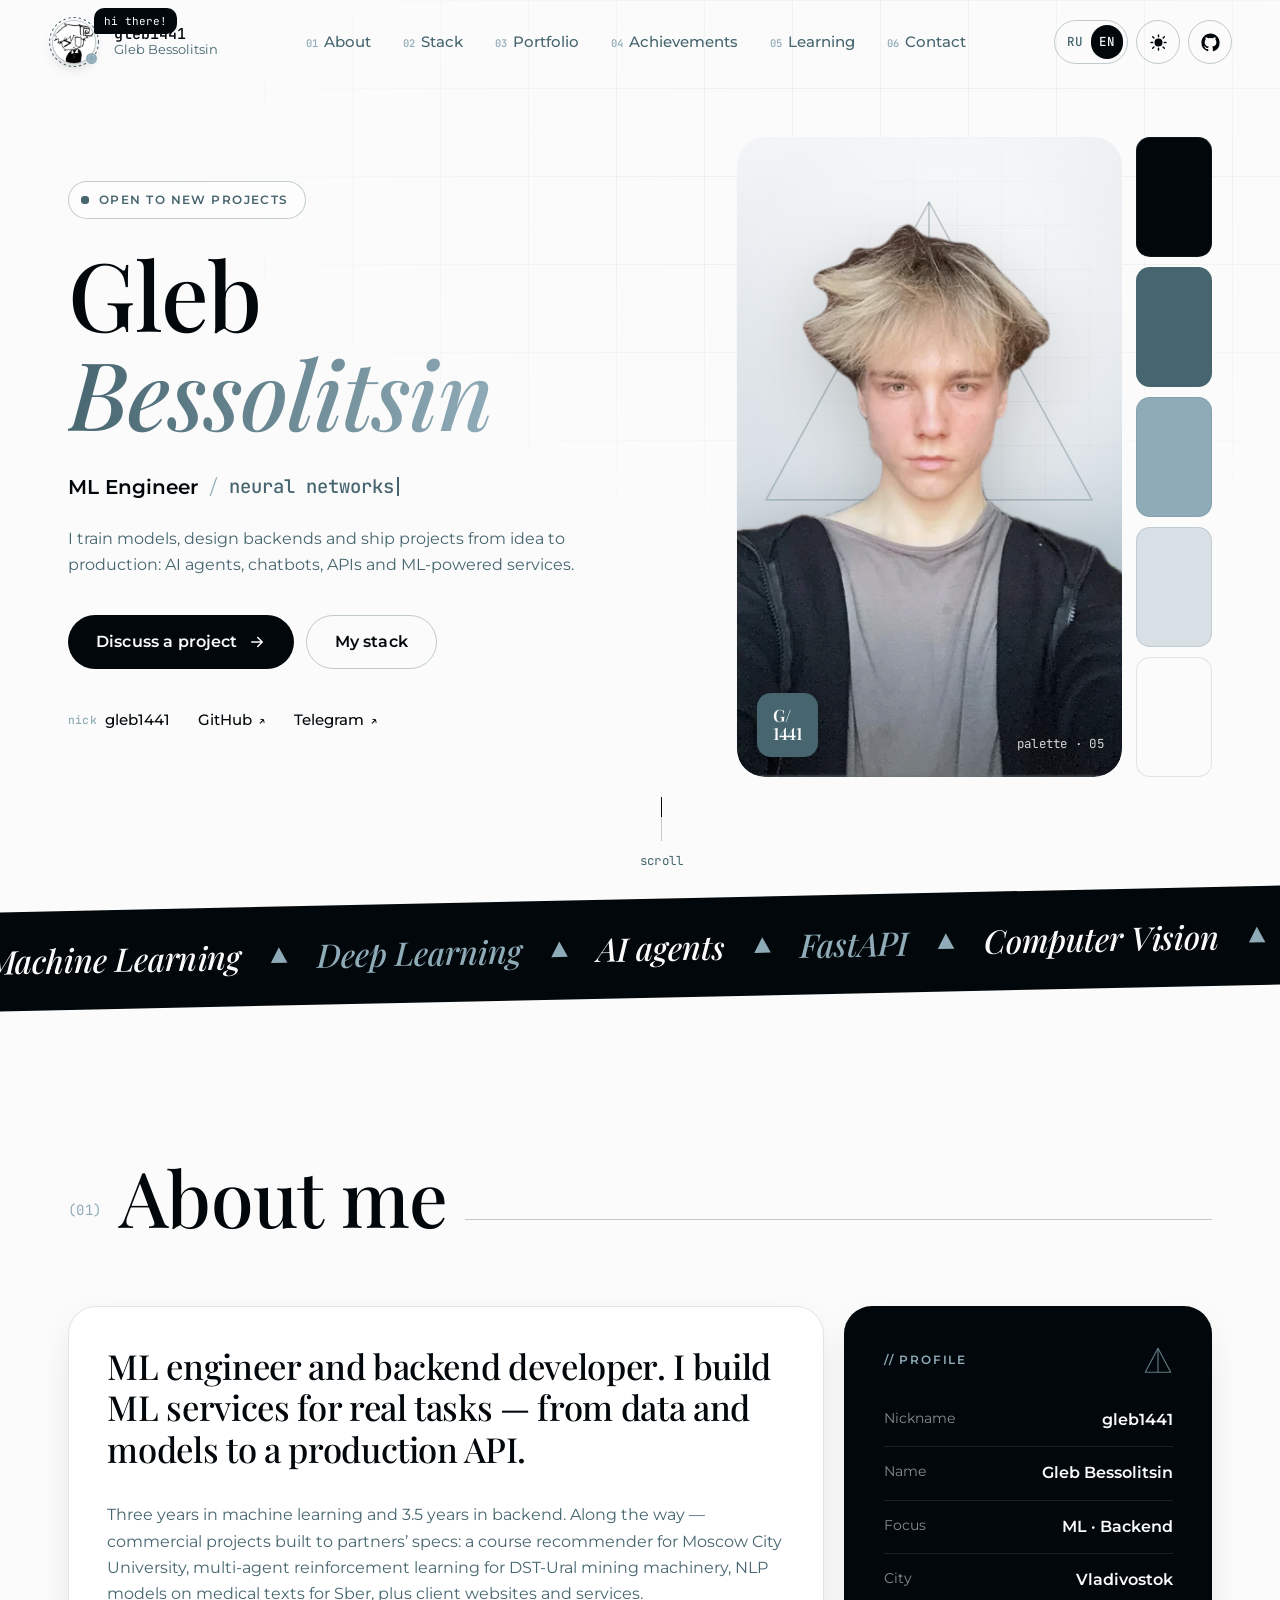
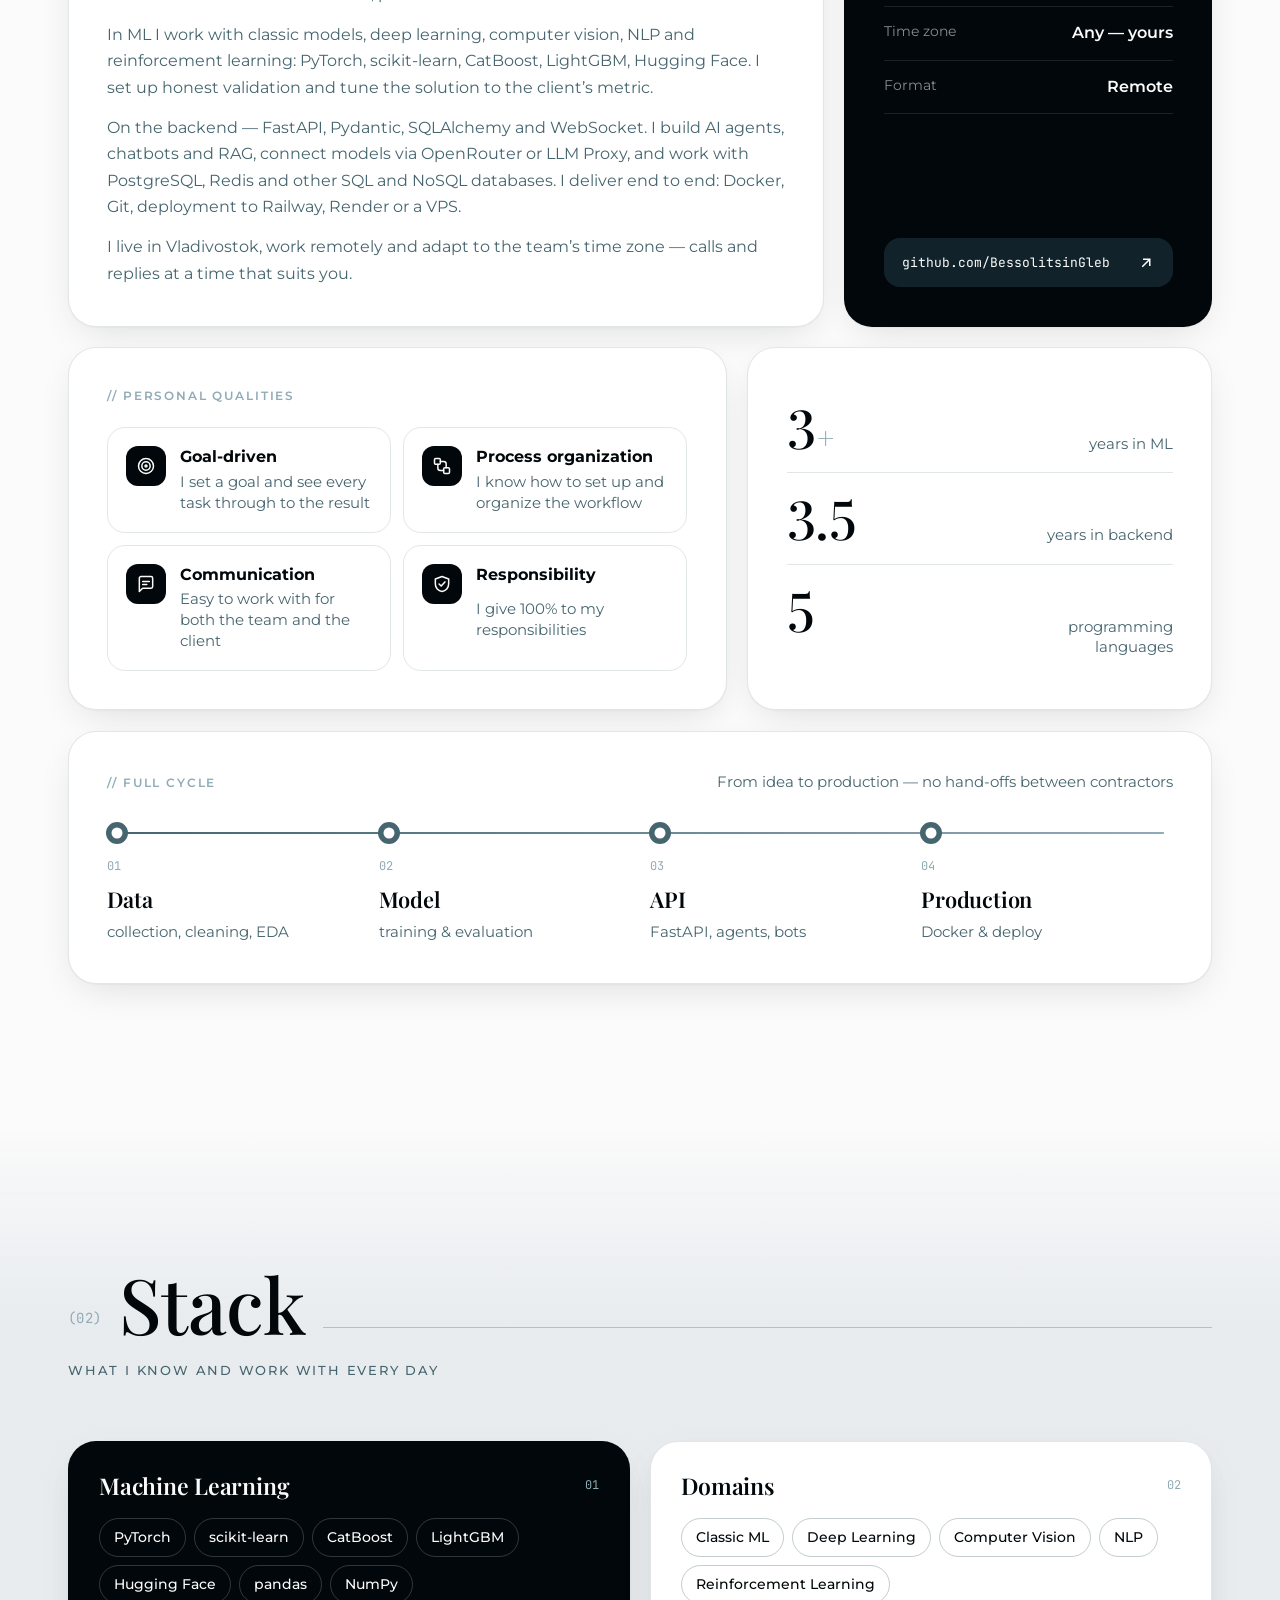
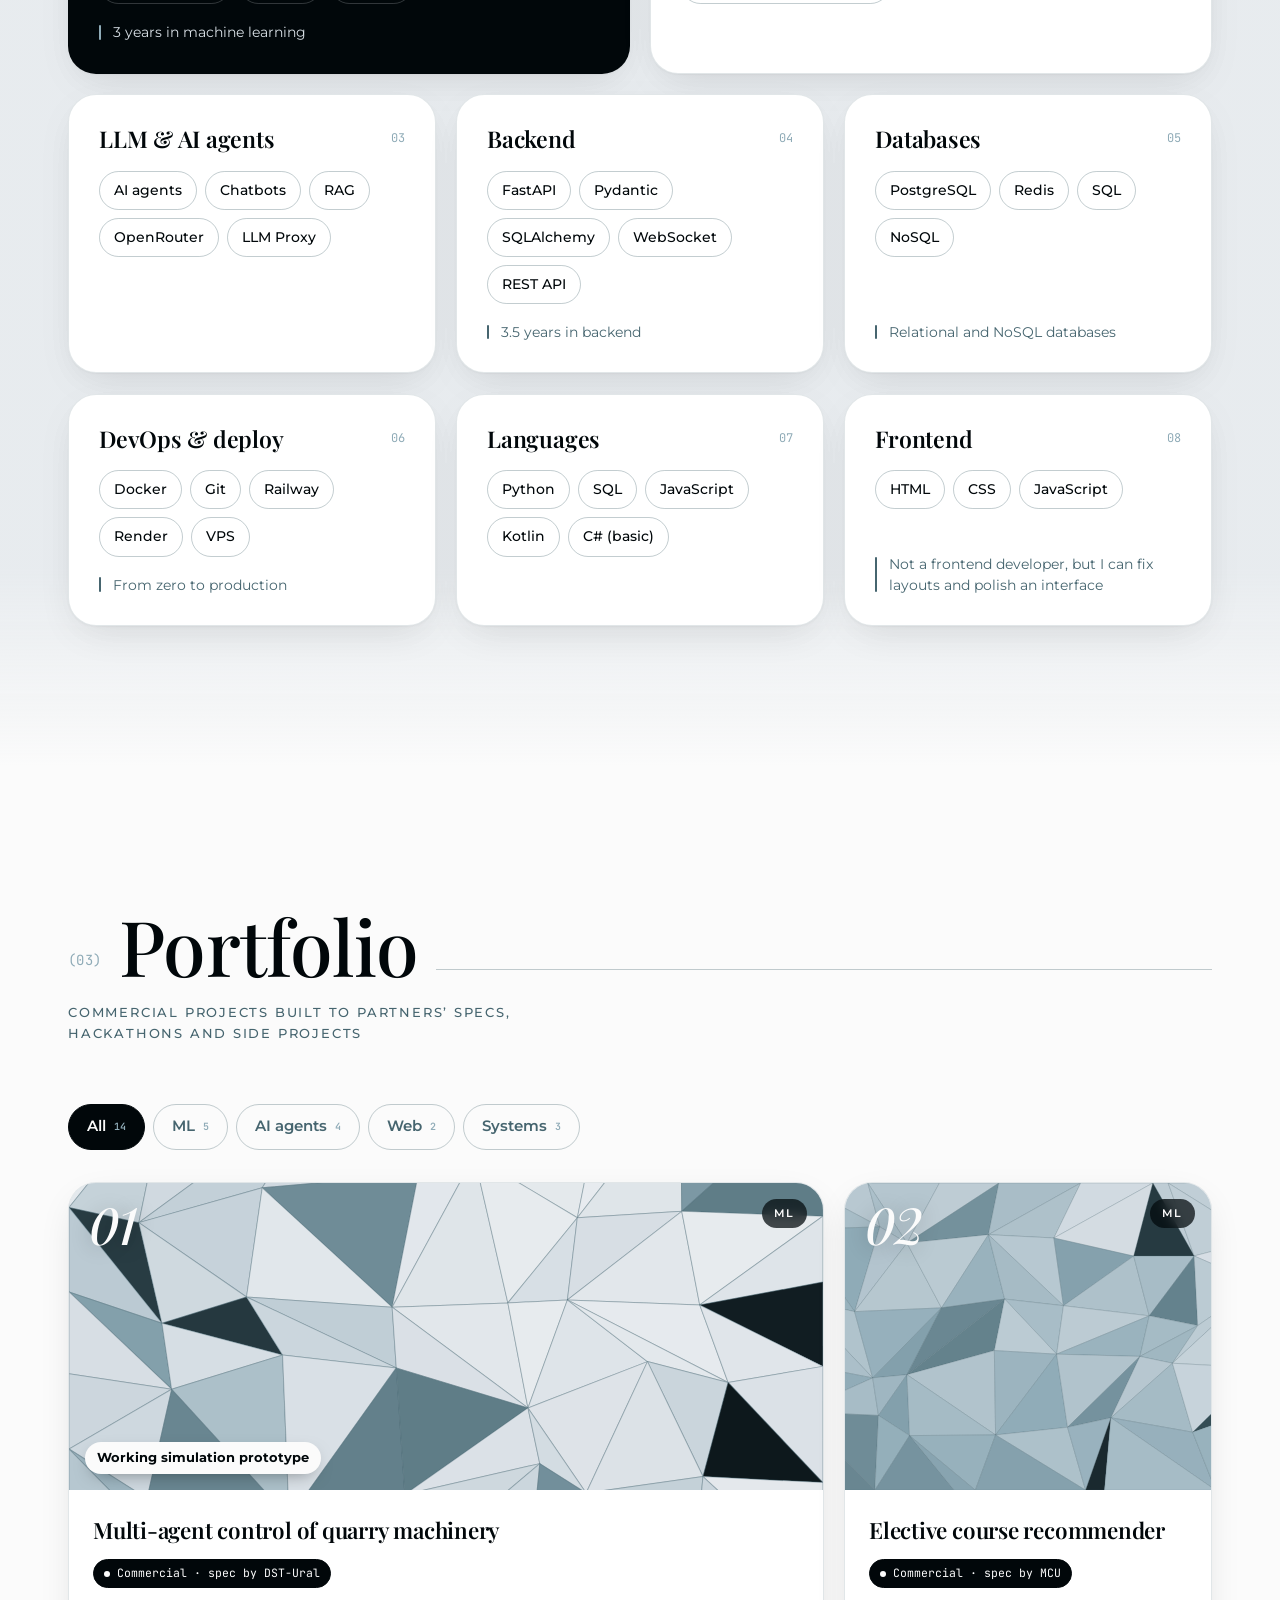
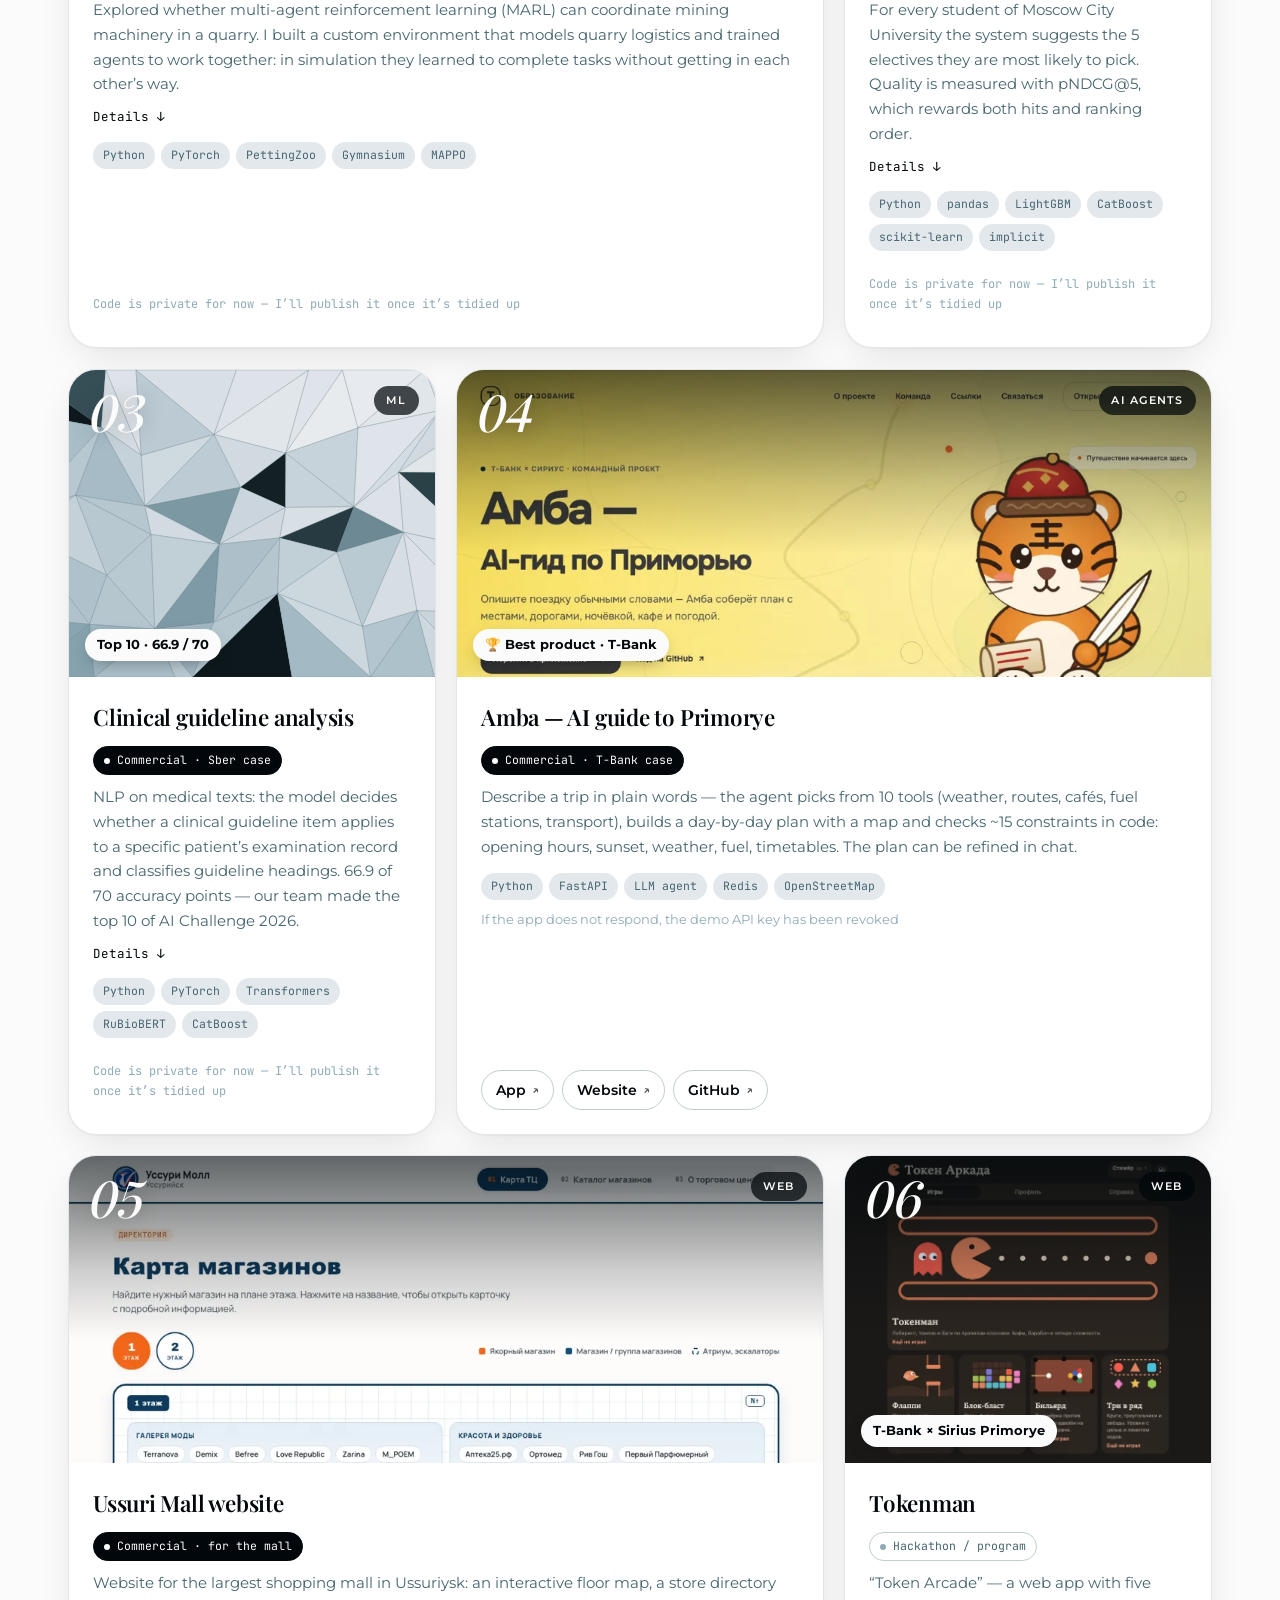
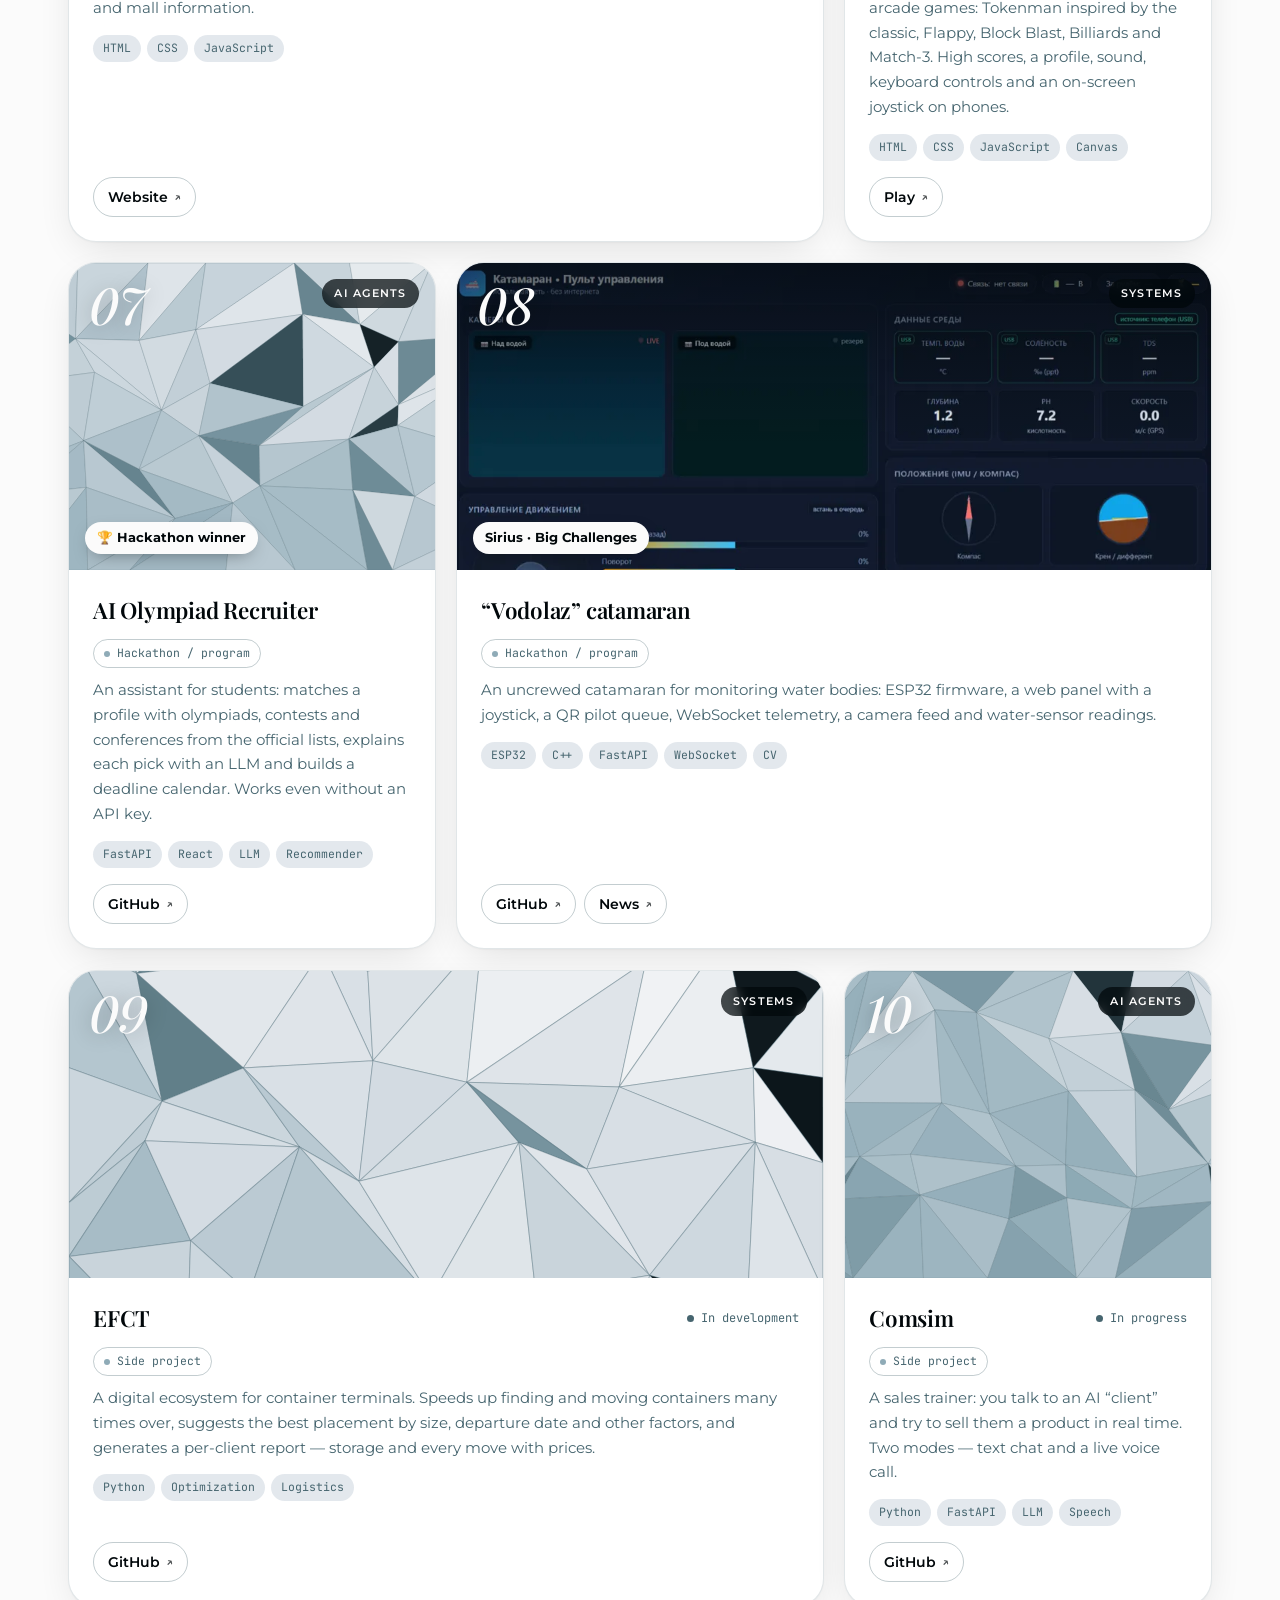
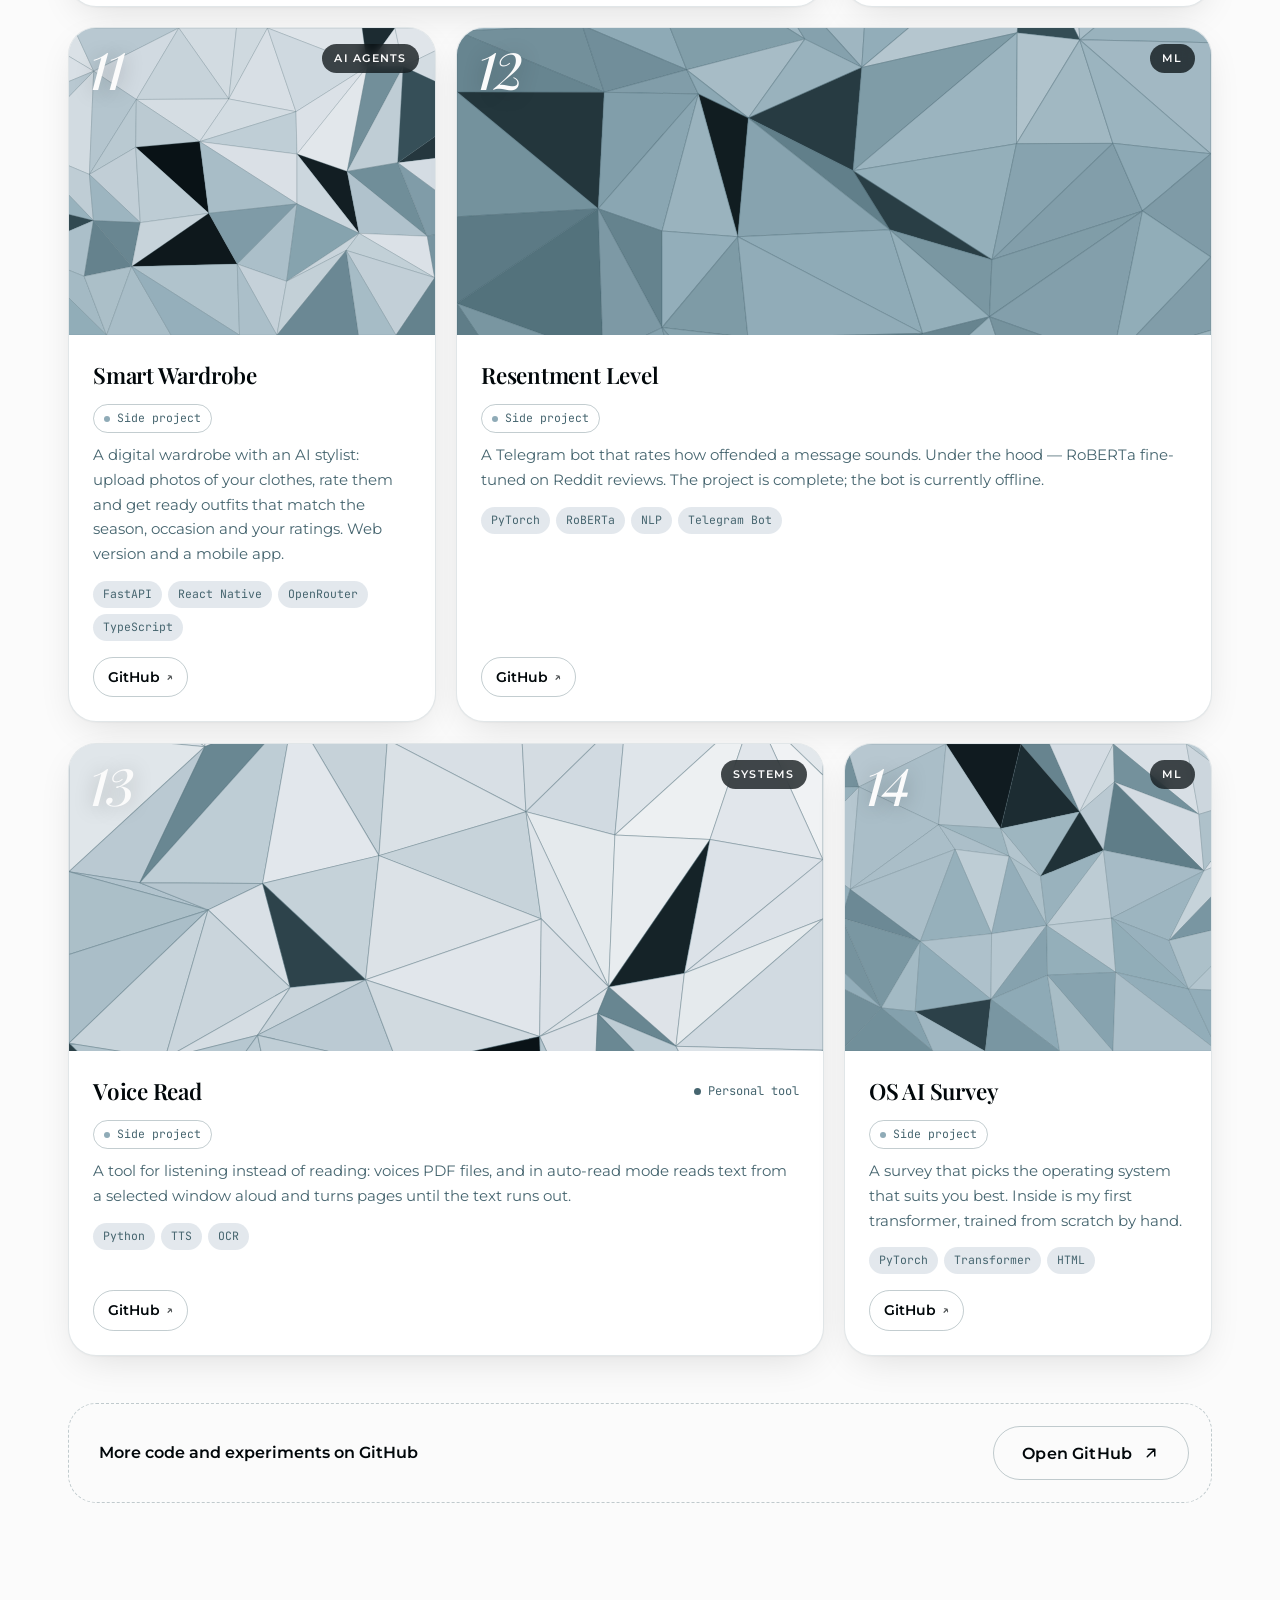
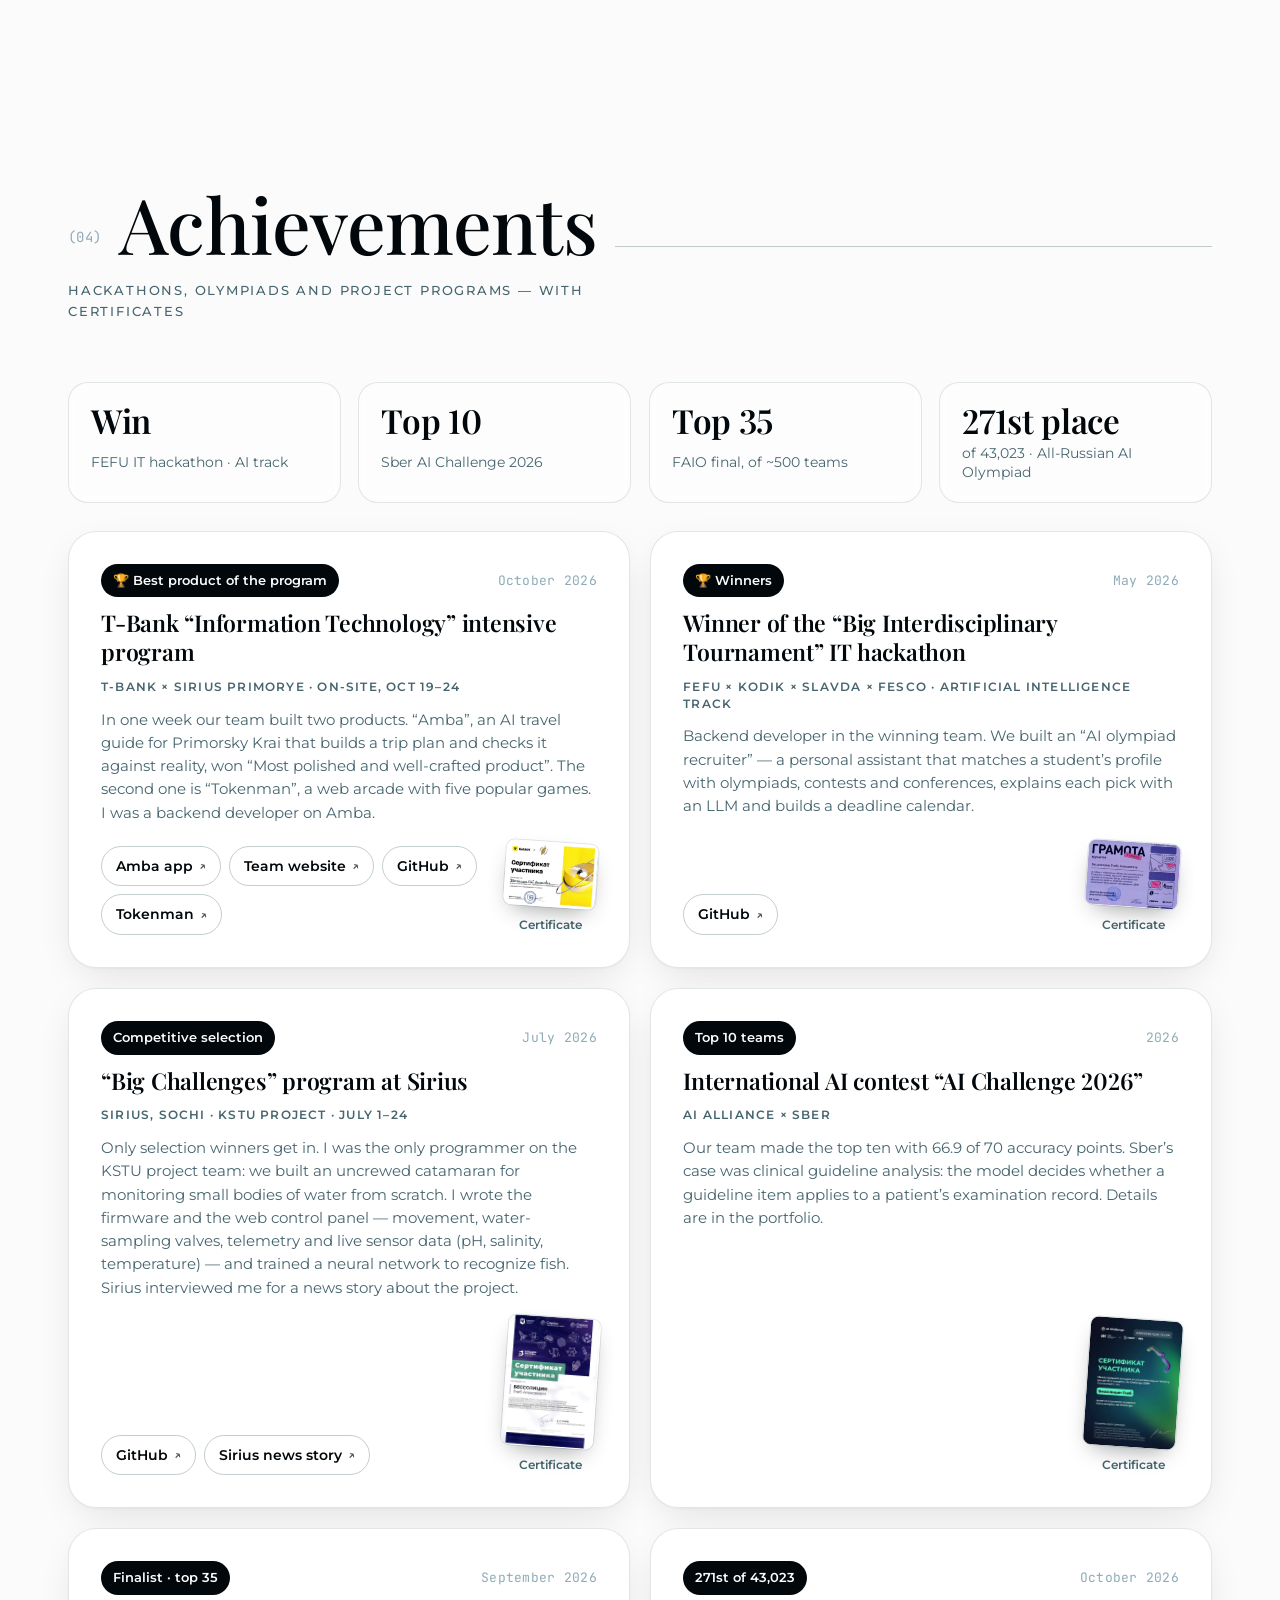
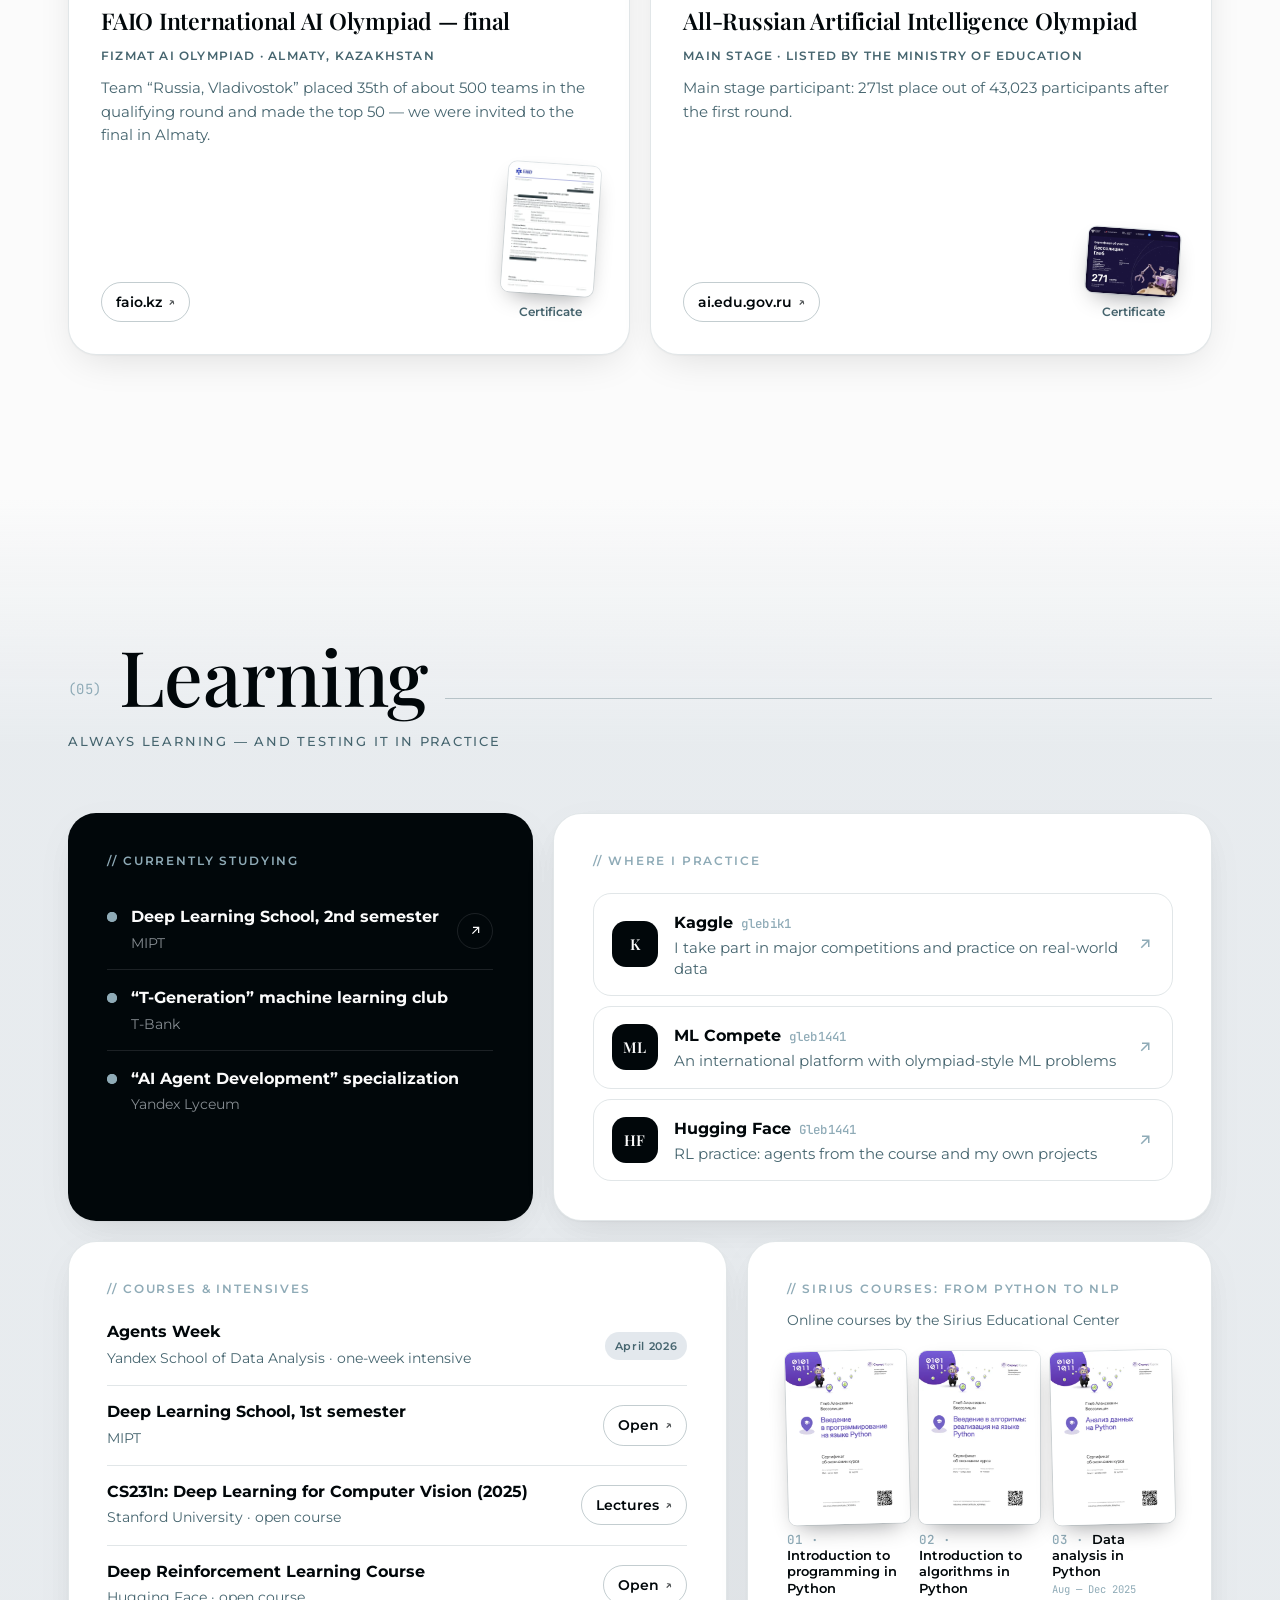
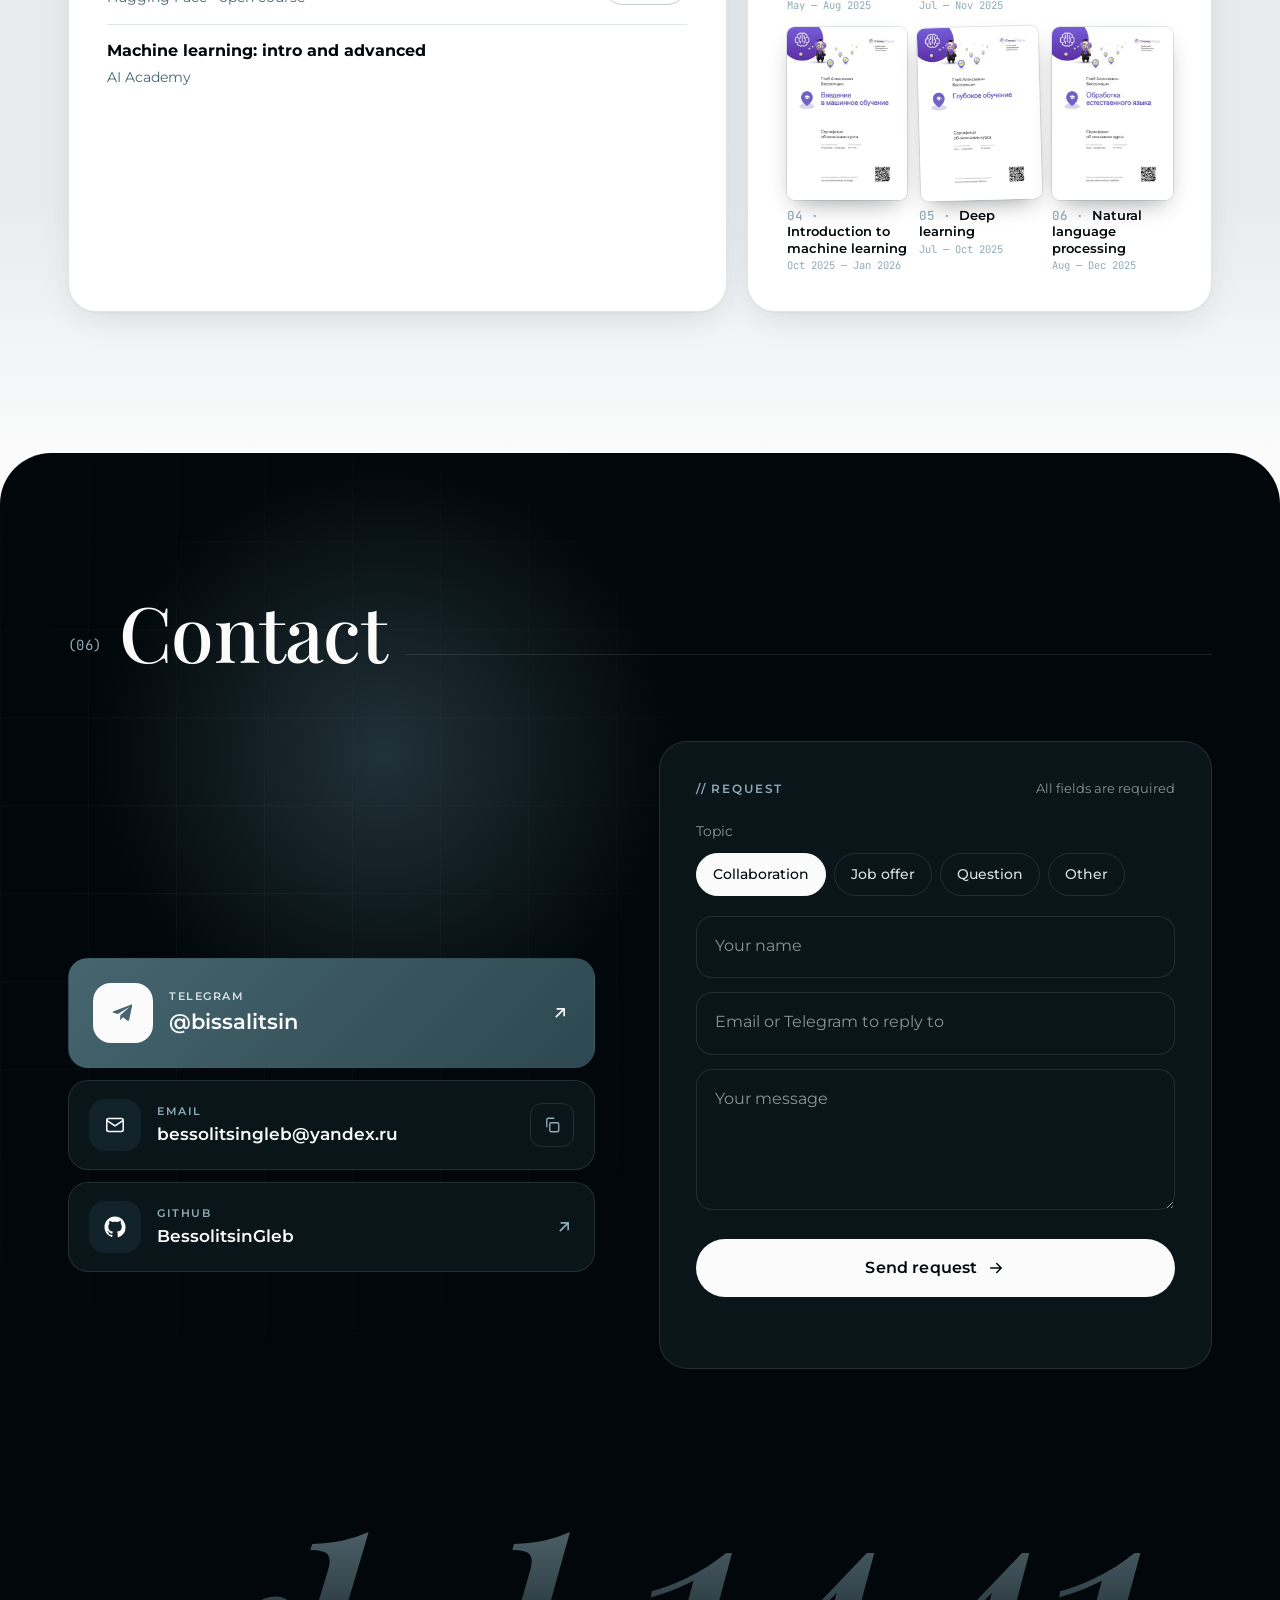
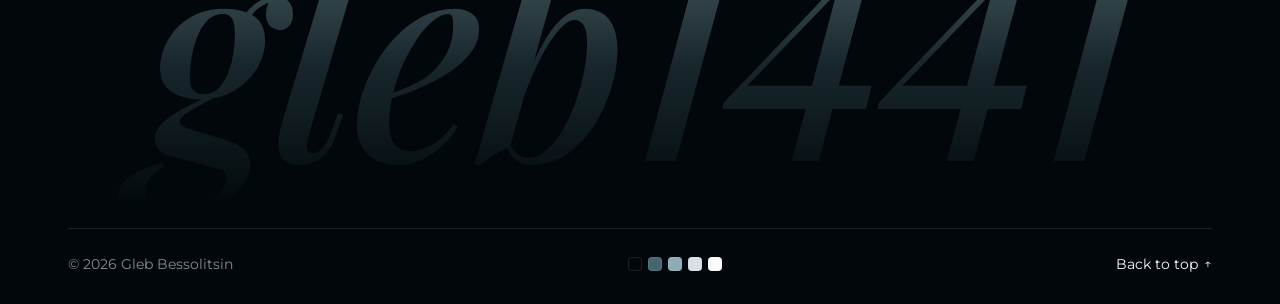
<file: index.html>
<!doctype html>
<html lang="ru" data-theme="light">
<head>
  <meta charset="utf-8">
  <meta name="viewport" content="width=device-width, initial-scale=1, viewport-fit=cover">
  <title>Бессолицин Глеб — ML-инженер · gleb1441</title>
  <meta name="description" content="Бессолицин Глеб (gleb1441) — ML-инженер и бэкенд-разработчик: нейросети, ИИ-агенты, чат-боты, FastAPI. Портфолио, стек и контакты.">
  <meta name="author" content="Бессолицин Глеб">
  <meta name="theme-color" content="#FBFBFB">
  <meta name="color-scheme" content="light dark">

  <link rel="canonical" href="https://bessolitsingleb.github.io/gleb1441/">
  <!-- превью ссылки в Telegram и соцсетях -->
  <meta property="og:type" content="website">
  <meta property="og:site_name" content="gleb1441">
  <meta property="og:locale" content="ru_RU">
  <meta property="og:locale:alternate" content="en_US">
  <meta property="og:url" content="https://bessolitsingleb.github.io/gleb1441/">
  <meta property="og:title" content="Бессолицин Глеб — ML-инженер · gleb1441">
  <meta property="og:description" content="ML-инженер и бэкенд-разработчик: нейросети, ИИ-агенты, чат-боты, FastAPI. Портфолио, достижения и контакты.">
  <meta property="og:image" content="https://bessolitsingleb.github.io/gleb1441/assets/img/og.jpg?v=2">
  <meta property="og:image:width" content="1200">
  <meta property="og:image:height" content="630">
  <meta property="og:image:alt" content="gleb1441 — Бессолицин Глеб, ML-инженер">
  <meta name="twitter:card" content="summary_large_image">
  <meta name="twitter:image" content="https://bessolitsingleb.github.io/gleb1441/assets/img/og.jpg?v=2">

  <link rel="icon" type="image/png" href="assets/img/favicon.png">
  <link rel="apple-touch-icon" href="assets/img/apple-touch-icon.png">

  <link rel="preload" as="image" href="assets/img/portrait.webp?v=16" imagesrcset="assets/img/portrait-620.webp?v=16 582w, assets/img/portrait.webp?v=16 985w" imagesizes="(max-width: 767px) 92vw, (max-width: 1099px) 70vw, 560px">
  <link rel="preconnect" href="https://fonts.googleapis.com">
  <link rel="preconnect" href="https://fonts.gstatic.com" crossorigin>
  <link href="https://fonts.googleapis.com/css2?family=JetBrains+Mono:wght@400;500&family=Montserrat:ital,wght@0,400..700;1,400..500&family=Playfair+Display:ital,wght@0,400..800;1,400..700&display=swap" rel="stylesheet">

  <!-- тема и язык выставляются до отрисовки, чтобы не было «мигания» -->
  <script>
    (function () {
      var d = document.documentElement, t, l;
      try { t = localStorage.getItem('gleb1441:theme'); l = localStorage.getItem('gleb1441:lang'); } catch (e) {}
      if (t !== 'light' && t !== 'dark') t = window.matchMedia('(prefers-color-scheme: dark)').matches ? 'dark' : 'light';
      if (l !== 'ru' && l !== 'en') l = /^ru|^be|^uk|^kk/i.test(navigator.language || 'ru') ? 'ru' : 'en';
      d.setAttribute('data-theme', t);
      // версия сайта: должна совпадать с version.json (см. README)
      window.SITE_VERSION = '16';
      d.lang = l;
      d.classList.add('js');
      // открыт внутри Telegram (Mini App или встроенный браузер)
      if (window.TelegramWebviewProxy || /tgWebApp/.test(location.hash)) {
        d.classList.add('in-telegram');
        var s = document.createElement('script');
        s.src = 'https://telegram.org/js/telegram-web-app.js';
        s.async = true;
        document.head.appendChild(s);
      }
    })();
  </script>
  <!-- ?v=… — версия файлов: увеличьте число после правок, чтобы браузеры сразу подхватили изменения -->
  <link rel="stylesheet" href="assets/css/style.css?v=16">
</head>
<body>

  <!-- Прелоадер -->
  <div class="preloader" id="preloader" aria-hidden="true">
    <div class="preloader__inner">
      <svg class="preloader__mark" viewBox="0 0 100 100">
        <path d="M50 8 L92 84 L8 84 Z" />
        <path d="M50 8 L50 84 M29 46 L71 46" />
      </svg>
      <span class="preloader__nick">gleb1441</span>
    </div>
  </div>

  <div class="progress" id="progress"></div>

  <!-- Шапка -->
  <header class="header" id="header">
    <div class="header__inner">
      <a href="#top" class="brand" data-i18n-attr="aria-label:aria.top" aria-label="gleb1441 — наверх">
        <span class="avatar">
          <svg class="avatar__ring" viewBox="0 0 100 100" aria-hidden="true"><circle cx="50" cy="50" r="47" /></svg>
          <span class="avatar__img"><img src="assets/img/avatar.webp" width="512" height="512" alt="gleb1441"></span>
          <span class="avatar__dot" aria-hidden="true"></span>
          <span class="avatar__bubble" aria-hidden="true" data-i18n="avatar.hi">привет!</span>
        </span>
        <span class="brand__text">
          <span class="brand__nick">gleb1441</span>
          <span class="brand__name" data-text="name">Бессолицин Глеб</span>
        </span>
      </a>

      <nav class="nav" id="nav" data-i18n-attr="aria-label:aria.nav" aria-label="Основная навигация">
        <a href="#about" class="nav__link"><span class="nav__num">01</span><span data-i18n="nav.about">Обо мне</span></a>
        <a href="#stack" class="nav__link"><span class="nav__num">02</span><span data-i18n="nav.stack">Стек</span></a>
        <a href="#portfolio" class="nav__link"><span class="nav__num">03</span><span data-i18n="nav.portfolio">Портфолио</span></a>
        <a href="#achievements" class="nav__link"><span class="nav__num">04</span><span data-i18n="nav.achievements">Достижения</span></a>
        <a href="#learning" class="nav__link"><span class="nav__num">05</span><span data-i18n="nav.learning">Обучение</span></a>
        <a href="#contact" class="nav__link"><span class="nav__num">06</span><span data-i18n="nav.contact">Связаться</span></a>
        <div class="nav__extra">
          <a href="https://github.com/BessolitsinGleb" target="_blank" rel="noopener" data-link="github" class="link-arrow">GitHub</a>
          <a href="#" target="_blank" rel="noopener" data-link="telegram" data-bind="telegram" class="link-arrow">Telegram</a>
        </div>
      </nav>

      <div class="header__actions">
        <button class="lang-btn" type="button" id="langBtn" data-i18n-attr="aria-label:aria.lang" aria-label="Сменить язык">
          <span data-l="ru">RU</span><span data-l="en">EN</span>
        </button>
        <button class="icon-btn theme-btn" type="button" id="themeBtn" data-i18n-attr="aria-label:aria.theme" aria-label="Сменить тему">
          <svg class="theme-btn__sun" viewBox="0 0 24 24" aria-hidden="true"><circle cx="12" cy="12" r="4.2"/><path d="M12 2.5v2.2M12 19.3v2.2M4.6 4.6l1.6 1.6M17.8 17.8l1.6 1.6M2.5 12h2.2M19.3 12h2.2M4.6 19.4l1.6-1.6M17.8 6.2l1.6-1.6"/></svg>
          <svg class="theme-btn__moon" viewBox="0 0 24 24" aria-hidden="true"><path d="M20.5 14.6A8.5 8.5 0 0 1 9.4 3.5a8.5 8.5 0 1 0 11.1 11.1Z"/></svg>
        </button>
        <a class="icon-btn header__gh" href="https://github.com/BessolitsinGleb" target="_blank" rel="noopener" aria-label="GitHub" data-link="github">
          <svg viewBox="0 0 24 24" aria-hidden="true"><path d="M12 .5C5.65.5.5 5.65.5 12a11.5 11.5 0 0 0 7.86 10.92c.58.1.79-.25.79-.56v-2c-3.2.7-3.87-1.37-3.87-1.37-.52-1.33-1.28-1.69-1.28-1.69-1.05-.72.08-.7.08-.7 1.16.08 1.77 1.19 1.77 1.19 1.03 1.77 2.7 1.26 3.36.96.1-.75.4-1.26.73-1.55-2.56-.29-5.25-1.28-5.25-5.68 0-1.26.45-2.28 1.19-3.09-.12-.29-.52-1.46.11-3.05 0 0 .97-.31 3.17 1.18a11 11 0 0 1 5.77 0c2.2-1.49 3.17-1.18 3.17-1.18.63 1.59.23 2.76.11 3.05.74.81 1.19 1.83 1.19 3.09 0 4.41-2.7 5.38-5.26 5.67.41.36.78 1.06.78 2.14v3.17c0 .31.21.67.8.56A11.5 11.5 0 0 0 23.5 12C23.5 5.65 18.35.5 12 .5Z"/></svg>
        </a>
        <a class="btn btn--primary btn--sm magnetic header__cta" href="#contact"><span data-i18n="header.cta">Связаться</span></a>
        <button class="burger" id="burger" type="button" data-i18n-attr="aria-label:aria.menuOpen" aria-label="Открыть меню" aria-expanded="false" aria-controls="nav">
          <span></span><span></span>
        </button>
      </div>
    </div>
  </header>

  <main>
    <!-- ============ HERO ============ -->
    <section class="hero" id="top">
      <div class="container hero__grid">
        <div class="hero__content">
          <p class="eyebrow hero__anim" data-bind="status"><span class="pulse" aria-hidden="true"></span><span data-text="status">Открыт для новых проектов</span></p>

          <h1 class="hero__title">
            <span class="line"><span data-text="nameLine1">Бессолицин</span></span>
            <span class="line line--accent"><span data-text="nameLine2">Глеб</span></span>
          </h1>

          <p class="hero__role hero__anim">
            <span data-text="role">ML-инженер</span><span class="hero__slash">/</span><span class="typed" id="typed"></span>
          </p>

          <p class="hero__lead hero__anim" data-text="tagline"></p>

          <div class="hero__cta hero__anim">
            <a class="btn btn--primary magnetic" href="#contact">
              <span data-i18n="hero.cta1">Обсудить проект</span>
              <svg class="btn__arrow" viewBox="0 0 24 24" aria-hidden="true"><path d="M5 12h14M13 6l6 6-6 6"/></svg>
            </a>
            <a class="btn btn--ghost magnetic" href="#stack"><span data-i18n="hero.cta2">Мой стек</span></a>
          </div>

          <ul class="hero__meta hero__anim">
            <li><span class="mono" data-i18n="hero.nick">ник</span> gleb1441</li>
            <li><a href="https://github.com/BessolitsinGleb" target="_blank" rel="noopener" data-link="github" class="link-arrow">GitHub</a></li>
            <li data-bind="telegram"><a href="#" target="_blank" rel="noopener" data-link="telegram" class="link-arrow">Telegram</a></li>
          </ul>
        </div>

        <div class="hero__visual">
          <div class="facade facade--portrait" id="portrait">
            <svg class="portrait__shape" viewBox="0 0 100 100" aria-hidden="true"><path d="M50 4 96 88H4Z"/><path d="M50 4v84"/></svg>
            <img class="portrait__img" src="assets/img/portrait.webp?v=16"
                 srcset="assets/img/portrait-620.webp?v=16 582w, assets/img/portrait.webp?v=16 985w"
                 sizes="(max-width: 767px) 92vw, (max-width: 1099px) 70vw, 560px"
                 width="985" height="1050" alt="Бессолицин Глеб" data-i18n-attr="alt:hero.photoAlt" fetchpriority="high">
            <div class="facade__tag" aria-hidden="true">
              <span>G/</span>
              <span>1441</span>
            </div>
            <div class="facade__coords mono" aria-hidden="true">palette · 05</div>
          </div>
          <ul class="swatches" aria-hidden="true">
            <li style="--c:#01070A" data-hex="#01070A"><span>#01070A</span></li>
            <li style="--c:#46656F" data-hex="#46656F"><span>#46656F</span></li>
            <li style="--c:#8FABB7" data-hex="#8FABB7"><span>#8FABB7</span></li>
            <li style="--c:#D8DFE5" data-hex="#D8DFE5"><span>#D8DFE5</span></li>
            <li style="--c:#FBFBFB" data-hex="#FBFBFB"><span>#FBFBFB</span></li>
          </ul>
        </div>
      </div>

      <a href="#about" class="scroll-cue hero__anim" data-i18n-attr="aria-label:aria.scroll" aria-label="Прокрутить вниз">
        <span class="scroll-cue__line"></span>
        <span class="mono" data-i18n="hero.scroll">листайте</span>
      </a>
    </section>

    <!-- Бегущая строка -->
    <div class="marquee" aria-hidden="true">
      <div class="marquee__track" id="marquee"></div>
    </div>

    <!-- ============ 01 ОБО МНЕ ============ -->
    <section class="section" id="about">
      <div class="container">
        <header class="section__head reveal">
          <span class="section__num mono">(01)</span>
          <h2 class="section__title" data-i18n="about.title">Обо мне</h2>
          <span class="section__line"></span>
        </header>

        <div class="bento">
          <article class="card card--lead spot reveal">
            <p class="about__lead" data-text="aboutLead"></p>
            <div class="about__text" id="aboutText"></div>
          </article>

          <aside class="card card--feature card--facts spot reveal" data-delay="1">
            <div class="facts__head">
              <span class="mono" data-i18n="about.profile">// профиль</span>
              <svg class="facts__glyph" viewBox="0 0 40 40" aria-hidden="true"><path d="M20 3 37 35H3Z"/><path d="M20 3v32"/></svg>
            </div>
            <dl class="facts" id="facts"></dl>
            <a href="https://github.com/BessolitsinGleb" target="_blank" rel="noopener" class="facts__gh" data-link="github">
              <span>github.com/BessolitsinGleb</span>
              <svg viewBox="0 0 24 24" aria-hidden="true"><path d="M7 17 17 7M8 7h9v9"/></svg>
            </a>
          </aside>

          <article class="card card--qualities spot reveal">
            <h3 class="card__title mono" data-i18n="about.qualities">// личные качества</h3>
            <ul class="qualities" id="qualities"></ul>
          </article>

          <article class="card card--stats spot reveal" data-delay="1">
            <div class="stats" id="stats"></div>
          </article>

          <article class="card card--cycle spot reveal">
            <div class="cycle__head">
              <h3 class="card__title mono" data-i18n="about.cycle">// полный цикл</h3>
              <p class="cycle__lead" data-i18n="about.cycleLead">От идеи до продакшена — без передачи проекта между подрядчиками</p>
            </div>
            <ol class="cycle" id="cycle"></ol>
          </article>
        </div>
      </div>
    </section>

    <!-- ============ 02 СТЕК ============ -->
    <section class="section section--soft" id="stack">
      <div class="container">
        <header class="section__head reveal">
          <span class="section__num mono">(02)</span>
          <h2 class="section__title" data-i18n="stack.title">Стек</h2>
          <span class="section__line"></span>
        </header>
        <p class="section__kicker reveal" data-i18n="stack.kicker">Чем владею и с чем работаю каждый день</p>

        <div class="stack" id="stackGrid"></div>
      </div>
    </section>

    <!-- ============ 03 ПОРТФОЛИО ============ -->
    <section class="section" id="portfolio">
      <div class="container">
        <header class="section__head reveal">
          <span class="section__num mono">(03)</span>
          <h2 class="section__title" data-i18n="portfolio.title">Портфолио</h2>
          <span class="section__line"></span>
        </header>
        <p class="section__kicker reveal" data-i18n="portfolio.kicker">Коммерческие проекты по ТЗ партнёров, хакатоны и пет-проекты</p>

        <div class="filters reveal" id="filters" role="tablist" data-i18n-attr="aria-label:aria.filters" aria-label="Фильтр проектов"></div>
        <div class="projects" id="projects"></div>

        <div class="portfolio__more reveal">
          <p data-i18n="portfolio.more">Больше кода и экспериментов — на GitHub</p>
          <a class="btn btn--ghost magnetic" href="https://github.com/BessolitsinGleb" target="_blank" rel="noopener" data-link="github">
            <span data-i18n="portfolio.openGh">Открыть GitHub</span>
            <svg class="btn__arrow" viewBox="0 0 24 24" aria-hidden="true"><path d="M7 17 17 7M8 7h9v9"/></svg>
          </a>
        </div>
      </div>
    </section>

    <!-- ============ 04 ДОСТИЖЕНИЯ ============ -->
    <section class="section" id="achievements">
      <div class="container">
        <header class="section__head reveal">
          <span class="section__num mono">(04)</span>
          <h2 class="section__title" data-i18n="achievements.title">Достижения</h2>
          <span class="section__line"></span>
        </header>
        <p class="section__kicker reveal" data-i18n="achievements.kicker">Хакатоны, олимпиады и проектные смены — с сертификатами</p>

        <ul class="highlights reveal" id="highlights"></ul>
        <div class="achievements" id="achList"></div>
      </div>
    </section>

    <!-- ============ 05 ОБУЧЕНИЕ ============ -->
    <section class="section section--soft" id="learning">
      <div class="container">
        <header class="section__head reveal">
          <span class="section__num mono">(05)</span>
          <h2 class="section__title" data-i18n="learning.title">Обучение</h2>
          <span class="section__line"></span>
        </header>
        <p class="section__kicker reveal" data-i18n="learning.kicker">Постоянно учусь и проверяю знания на практике</p>

        <div class="learn">
          <article class="card card--feature learn-now spot reveal">
            <h3 class="card__title mono" data-i18n="learning.now">// сейчас изучаю</h3>
            <ul class="learn-now__list" id="learnNow"></ul>
          </article>

          <article class="card learn-practice spot reveal" data-delay="1">
            <h3 class="card__title mono" data-i18n="learning.practice">// где практикуюсь</h3>
            <ul class="practice" id="practice"></ul>
          </article>

          <article class="card learn-courses spot reveal">
            <h3 class="card__title mono" data-i18n="learning.courses">// курсы и интенсивы</h3>
            <ul class="courses" id="courses"></ul>
          </article>

          <article class="card learn-sirius spot reveal" data-delay="1" id="sirius"></article>
        </div>
      </div>
    </section>

    <!-- ============ 06 СВЯЗАТЬСЯ ============ -->
    <section class="contact" id="contact">
      <div class="contact__glow" aria-hidden="true"></div>
      <div class="container">
        <header class="section__head section__head--light reveal">
          <span class="section__num mono">(06)</span>
          <h2 class="section__title" data-i18n="contact.title">Связаться</h2>
          <span class="section__line"></span>
        </header>

        <div class="contact__grid">
          <div class="contact__info">
            <h3 class="contact__title reveal"><span data-i18n="contact.h1">Есть задача?</span> <br><span class="contact__accent" data-i18n="contact.h2">Давайте обсудим.</span></h3>
            <p class="contact__text reveal" data-i18n="contact.text">Напишите в Telegram, на почту или оставьте заявку в форме — отвечу в течение дня.</p>

            <div class="channels">
              <a class="channel channel--tg spot reveal" href="#" target="_blank" rel="noopener" data-link="telegram">
                <span class="channel__icon">
                  <svg viewBox="0 0 24 24" aria-hidden="true"><path d="M21.9 4.3 18.7 19.5c-.24 1.07-.87 1.33-1.76.83l-4.87-3.59-2.35 2.26c-.26.26-.48.48-.98.48l.35-4.96 9.03-8.16c.39-.35-.09-.54-.61-.2L6.36 13.2l-4.8-1.5c-1.05-.33-1.07-1.05.22-1.55L20.5 2.9c.87-.32 1.63.2 1.4 1.4Z"/></svg>
                </span>
                <span class="channel__body">
                  <span class="channel__label mono">Telegram</span>
                  <span class="channel__value" data-text="telegramHandle">@username</span>
                </span>
                <svg class="channel__arrow" viewBox="0 0 24 24" aria-hidden="true"><path d="M7 17 17 7M8 7h9v9"/></svg>
              </a>

              <div class="channel channel--mail spot reveal" data-delay="1">
                <a class="channel__main" href="#" data-link="email">
                  <span class="channel__icon">
                    <svg viewBox="0 0 24 24" aria-hidden="true"><rect x="3" y="5" width="18" height="14" rx="2"/><path d="m3 7 9 6 9-6"/></svg>
                  </span>
                  <span class="channel__body">
                    <span class="channel__label mono" data-i18n="contact.mail">Почта</span>
                    <span class="channel__value" data-text="emailText">почта скоро появится</span>
                  </span>
                </a>
                <button class="copy-btn" type="button" id="copyEmail" data-i18n-attr="aria-label:aria.copyEmail" aria-label="Скопировать почту">
                  <svg viewBox="0 0 24 24" aria-hidden="true"><rect x="9" y="9" width="12" height="12" rx="2"/><path d="M5 15V5a2 2 0 0 1 2-2h8"/></svg>
                </button>
              </div>

              <a class="channel channel--gh spot reveal" data-delay="2" href="https://github.com/BessolitsinGleb" target="_blank" rel="noopener" data-link="github">
                <span class="channel__icon">
                  <svg viewBox="0 0 24 24" aria-hidden="true"><path d="M12 .5C5.65.5.5 5.65.5 12a11.5 11.5 0 0 0 7.86 10.92c.58.1.79-.25.79-.56v-2c-3.2.7-3.87-1.37-3.87-1.37-.52-1.33-1.28-1.69-1.28-1.69-1.05-.72.08-.7.08-.7 1.16.08 1.77 1.19 1.77 1.19 1.03 1.77 2.7 1.26 3.36.96.1-.75.4-1.26.73-1.55-2.56-.29-5.25-1.28-5.25-5.68 0-1.26.45-2.28 1.19-3.09-.12-.29-.52-1.46.11-3.05 0 0 .97-.31 3.17 1.18a11 11 0 0 1 5.77 0c2.2-1.49 3.17-1.18 3.17-1.18.63 1.59.23 2.76.11 3.05.74.81 1.19 1.83 1.19 3.09 0 4.41-2.7 5.38-5.26 5.67.41.36.78 1.06.78 2.14v3.17c0 .31.21.67.8.56A11.5 11.5 0 0 0 23.5 12C23.5 5.65 18.35.5 12 .5Z"/></svg>
                </span>
                <span class="channel__body">
                  <span class="channel__label mono">GitHub</span>
                  <span class="channel__value">BessolitsinGleb</span>
                </span>
                <svg class="channel__arrow" viewBox="0 0 24 24" aria-hidden="true"><path d="M7 17 17 7M8 7h9v9"/></svg>
              </a>
            </div>
          </div>

          <form class="form reveal" id="contactForm" data-delay="1" novalidate>
            <div class="form__head">
              <span class="mono" data-i18n="form.head">// заявка</span>
              <span class="form__hint" data-i18n="form.hint">Все поля обязательны</span>
            </div>

            <fieldset class="topics">
              <legend class="topics__legend" data-i18n="form.topic">Тема</legend>
              <label><input type="radio" name="topic" value="0" checked><span data-i18n="form.topic1">Сотрудничество</span></label>
              <label><input type="radio" name="topic" value="1"><span data-i18n="form.topic2">Предложение работы</span></label>
              <label><input type="radio" name="topic" value="2"><span data-i18n="form.topic3">Вопрос</span></label>
              <label><input type="radio" name="topic" value="3"><span data-i18n="form.topic4">Другое</span></label>
            </fieldset>

            <div class="field">
              <input id="f-name" name="name" type="text" placeholder=" " required autocomplete="name" maxlength="80">
              <label for="f-name" data-i18n="form.name">Как вас зовут</label>
            </div>
            <div class="field">
              <input id="f-contact" name="contact" type="text" placeholder=" " required maxlength="120">
              <label for="f-contact" data-i18n="form.contact">Почта или Telegram для ответа</label>
            </div>
            <div class="field">
              <textarea id="f-message" name="message" rows="4" placeholder=" " required maxlength="3000"></textarea>
              <label for="f-message" data-i18n="form.message">Ваше сообщение</label>
            </div>
            <!-- антиспам: поле скрыто от людей -->
            <input type="text" name="_honey" class="honey" tabindex="-1" autocomplete="off" aria-hidden="true">

            <button class="btn btn--light btn--block magnetic" type="submit" id="formSubmit">
              <span class="btn__label" data-i18n="form.submit">Отправить заявку</span>
              <svg class="btn__arrow" viewBox="0 0 24 24" aria-hidden="true"><path d="M5 12h14M13 6l6 6-6 6"/></svg>
            </button>
            <p class="form__status" id="formStatus" role="status" aria-live="polite"></p>
          </form>
        </div>
      </div>

      <footer class="footer">
        <div class="container">
          <div class="footer__big" aria-hidden="true">gleb1441</div>
          <div class="footer__row">
            <span>© <span id="year">2026</span> <span data-text="name">Бессолицин Глеб</span></span>
            <span class="mono footer__palette">
              <i style="--c:#01070A"></i><i style="--c:#46656F"></i><i style="--c:#8FABB7"></i><i style="--c:#D8DFE5"></i><i style="--c:#FBFBFB"></i>
            </span>
            <a href="#top" class="link-arrow link-arrow--up" data-i18n="footer.top">Наверх</a>
          </div>
        </div>
      </footer>
    </section>
  </main>

  <!-- просмотр сертификатов -->
  <dialog class="viewer" id="viewer" aria-labelledby="viewerTitle">
    <div class="viewer__bar">
      <p class="viewer__title" id="viewerTitle"></p>
      <div class="viewer__actions">
        <a class="viewer__pdf" id="viewerPdf" href="#" target="_blank" rel="noopener" data-i18n="viewer.pdf">Оригинал PDF</a>
        <button class="viewer__btn" type="button" data-viewer="close" data-i18n-attr="aria-label:viewer.close" aria-label="Закрыть">
          <svg viewBox="0 0 24 24" aria-hidden="true"><path d="M6 6l12 12M18 6 6 18"/></svg>
        </button>
      </div>
    </div>
    <figure class="viewer__stage">
      <button class="viewer__nav viewer__nav--prev" type="button" data-viewer="prev" data-i18n-attr="aria-label:viewer.prev" aria-label="Предыдущий">
        <svg viewBox="0 0 24 24" aria-hidden="true"><path d="M15 5l-7 7 7 7"/></svg>
      </button>
      <img id="viewerImg" alt="">
      <button class="viewer__nav viewer__nav--next" type="button" data-viewer="next" data-i18n-attr="aria-label:viewer.next" aria-label="Следующий">
        <svg viewBox="0 0 24 24" aria-hidden="true"><path d="M9 5l7 7-7 7"/></svg>
      </button>
    </figure>
    <p class="viewer__count mono" id="viewerCount"></p>
  </dialog>

  <div class="toast" id="toast" role="status" aria-live="polite"></div>

  <!-- автообновление: если браузер (например, встроенный в Telegram) показал страницу из кэша,
       а на сервере уже новая версия — перезагружаемся на свежую -->
  <script>
    (function () {
      if (!window.fetch || !window.URL) return;
      fetch('version.json?t=' + Date.now(), { cache: 'no-store' })
        .then(function (r) { return r.ok ? r.json() : null; })
        .then(function (d) {
          if (!d || !d.version || String(d.version) === window.SITE_VERSION) return;
          var key = 'gleb1441:reloaded-' + d.version;
          try { if (sessionStorage.getItem(key)) return; sessionStorage.setItem(key, '1'); } catch (e) {}
          var u = new URL(location.href);
          u.searchParams.set('v', d.version);
          location.replace(u.toString());
        })
        .catch(function () {});
    })();
  </script>
  <script src="assets/js/content.js?v=16"></script>
  <script src="assets/js/main.js?v=16"></script>
</body>
</html>
</file>
<file: assets/css/style.css>
/* ==========================================================================
   gleb1441 — визитка
   Палитра: #01070A · #46656F · #8FABB7 · #D8DFE5 · #FBFBFB
   Темы: светлая (по умолчанию) и тёмная — [data-theme="dark"] на <html>
   ========================================================================== */

:root {
  /* палитра */
  --ink: #01070A;
  --slate: #46656F;
  --steel: #8FABB7;
  --mist: #D8DFE5;
  --paper: #FBFBFB;
  --white: #FFFFFF;
  --ink-2: #0A1519;
  --ink-3: #12222A;

  /* семантические токены — светлая тема */
  --bg: var(--paper);
  --bg-soft: rgba(216, 223, 229, .55);
  --surface: var(--white);
  --text: var(--ink);
  --text-2: var(--slate);
  --text-3: var(--steel);
  --accent: var(--slate);
  --line: rgba(70, 101, 111, .16);
  --line-strong: rgba(70, 101, 111, .32);
  --inv-bg: var(--ink);
  --inv-fg: var(--paper);
  --inv-fill: var(--slate);
  --hover-bg: rgba(216, 223, 229, .6);
  --glass: rgba(255, 255, 255, .6);
  --header-bg: rgba(251, 251, 251, .78);
  --grid: rgba(70, 101, 111, .07);
  --tag-bg: rgba(216, 223, 229, .7);
  --feature-bg: var(--ink);
  --feature-2: var(--ink-3);
  --marquee-bg: var(--ink);
  --marquee-fg: var(--paper);
  --marquee-alt: var(--steel);
  --title-grad: linear-gradient(100deg, #46656F 0%, #8FABB7 45%, #46656F 90%);
  --shadow: 0 1px 2px rgba(1, 7, 10, .04), 0 12px 40px -12px rgba(1, 7, 10, .14);
  --shadow-lg: 0 30px 80px -30px rgba(1, 7, 10, .35);
  --facade-filter: none;

  /* блок контактов — всегда тёмный */
  --c-bg: var(--ink);
  --c-card: var(--ink-2);
  --c-card-2: var(--ink-3);
  --c-line: rgba(216, 223, 229, .12);
  --c-muted: rgba(216, 223, 229, .62);

  --font: 'Montserrat', system-ui, -apple-system, 'Segoe UI', sans-serif;
  --font-display: 'Playfair Display', Georgia, 'Times New Roman', serif;
  --font-mono: 'JetBrains Mono', ui-monospace, 'SFMono-Regular', Menlo, monospace;

  --container: 1240px;
  --gutter: clamp(16px, 4vw, 48px);
  --radius: 28px;
  --radius-sm: 16px;
  --header-h: 84px;

  --ease: cubic-bezier(.22, 1, .36, 1);
  --ease-io: cubic-bezier(.65, 0, .35, 1);

  color-scheme: light;
}

/* ---------- Тёмная тема ---------- */
:root[data-theme="dark"] {
  --bg: #050C0F;
  --bg-soft: rgba(18, 34, 42, .55);
  --surface: #0B161B;
  --text: #EEF2F4;
  --text-2: #A9BEC7;
  --text-3: #6F8C97;
  --accent: var(--steel);
  --line: rgba(143, 171, 183, .12);
  --line-strong: rgba(143, 171, 183, .26);
  --inv-bg: var(--paper);
  --inv-fg: var(--ink);
  --inv-fill: var(--steel);
  --hover-bg: rgba(143, 171, 183, .1);
  --glass: rgba(11, 22, 27, .6);
  --header-bg: rgba(5, 12, 15, .72);
  --grid: rgba(143, 171, 183, .05);
  --tag-bg: rgba(143, 171, 183, .12);
  --feature-bg: linear-gradient(160deg, #183440 0%, #0B161B 70%);
  --feature-2: rgba(1, 7, 10, .45);
  --marquee-bg: var(--mist);
  --marquee-fg: var(--ink);
  --marquee-alt: var(--slate);
  --title-grad: linear-gradient(100deg, #8FABB7 0%, #D8DFE5 45%, #8FABB7 90%);
  --shadow: 0 1px 2px rgba(0, 0, 0, .3), 0 12px 40px -12px rgba(0, 0, 0, .6);
  --shadow-lg: 0 30px 80px -30px rgba(0, 0, 0, .8);
  --facade-filter: brightness(.62) contrast(1.06);

  --c-bg: #0B161B;
  --c-card: rgba(1, 7, 10, .5);
  --c-card-2: #142830;

  color-scheme: dark;
}

/* ---------- База ---------- */
*, *::before, *::after { box-sizing: border-box; }
html { scroll-behavior: smooth; -webkit-text-size-adjust: 100%; scroll-padding-top: 72px; }
body {
  margin: 0;
  font-family: var(--font);
  font-size: 17px;
  line-height: 1.6;
  color: var(--text);
  background: var(--bg);
  -webkit-font-smoothing: antialiased;
  text-rendering: optimizeLegibility;
  overflow-x: hidden;
}
body.is-locked { overflow: hidden; }
[hidden] { display: none !important; }
main { overflow-x: clip; }
img, svg, canvas { display: block; max-width: 100%; }
a { color: inherit; text-decoration: none; }
button, input, textarea { font: inherit; color: inherit; }
button { cursor: pointer; background: none; border: 0; padding: 0; }
h1, h2, h3, h4, p, dl, dd, ol, ul { margin: 0; }
ol, ul { list-style: none; padding: 0; }
::selection { background: var(--slate); color: var(--paper); }
:focus-visible { outline: 2px solid var(--accent); outline-offset: 3px; border-radius: 6px; }

/* чертёжная сетка на фоне */
body::before {
  content: '';
  position: fixed;
  inset: 0;
  z-index: -1;
  pointer-events: none;
  background-image:
    linear-gradient(to right, var(--grid) 1px, transparent 1px),
    linear-gradient(to bottom, var(--grid) 1px, transparent 1px);
  background-size: 88px 88px;
  mask-image: radial-gradient(ellipse 80% 60% at 70% 20%, #000 20%, transparent 75%);
  -webkit-mask-image: radial-gradient(ellipse 80% 60% at 70% 20%, #000 20%, transparent 75%);
}

.container { width: 100%; max-width: var(--container); margin: 0 auto; padding: 0 var(--gutter); }
.mono { font-family: var(--font-mono); font-size: .78em; letter-spacing: .02em; }

/* смена темы — круговое раскрытие (View Transitions) */
::view-transition-old(root), ::view-transition-new(root) { animation: none; mix-blend-mode: normal; }
::view-transition-new(root) { z-index: 9999; }
/* запасной вариант без View Transitions */
.theme-fade, .theme-fade *, .theme-fade *::before, .theme-fade *::after {
  transition: background-color .5s ease, color .5s ease, border-color .5s ease, fill .5s ease, stroke .5s ease !important;
}

/* смена языка — мягкое затухание */
main, .nav, .brand__name { transition: opacity .22s ease, transform .22s ease; }
.is-switching main, .is-switching .nav, .is-switching .brand__name { opacity: 0; transform: translateY(6px); }

/* ---------- Прелоадер ---------- */
.preloader {
  position: fixed;
  inset: 0;
  z-index: 200;
  display: grid;
  place-items: center;
  background: var(--ink);
  color: var(--paper);
  transition: clip-path 1s var(--ease-io), visibility 0s 1s;
  clip-path: inset(0 0 0 0);
}
.preloader.is-done { clip-path: inset(0 0 100% 0); visibility: hidden; }
.preloader__inner { display: grid; justify-items: center; gap: 18px; }
.preloader__mark { width: 64px; height: 64px; fill: none; stroke: var(--steel); stroke-width: 2.5; stroke-linejoin: round; }
.preloader__mark path { stroke-dasharray: 300; stroke-dashoffset: 300; animation: draw 1.1s var(--ease) forwards; }
.preloader__mark path + path { stroke: var(--slate); animation-delay: .25s; }
.preloader__nick { font-family: var(--font-mono); font-size: 14px; letter-spacing: .3em; opacity: 0; animation: fadeUp .6s .35s var(--ease) forwards; }
html:not(.js) .preloader { display: none; }

@keyframes draw { to { stroke-dashoffset: 0; } }
@keyframes fadeUp { from { opacity: 0; transform: translateY(10px); } to { opacity: 1; transform: none; } }

/* ---------- Прогресс прокрутки ---------- */
.progress {
  position: fixed;
  top: 0; left: 0; right: 0;
  height: 2px;
  z-index: 120;
  background: linear-gradient(90deg, var(--slate), var(--steel));
  transform-origin: 0 50%;
  transform: scaleX(0);
}

/* ---------- Кнопки ---------- */
.btn {
  --b-bg: var(--inv-bg);
  --b-fg: var(--inv-fg);
  --b-fill: var(--inv-fill);
  position: relative;
  display: inline-flex;
  align-items: center;
  justify-content: center;
  gap: 10px;
  min-height: 54px;
  padding: 0 28px;
  border-radius: 999px;
  background: var(--b-bg);
  color: var(--b-fg);
  font-weight: 600;
  font-size: 15.5px;
  letter-spacing: .01em;
  white-space: nowrap;
  overflow: hidden;
  isolation: isolate;
  transition: color .4s var(--ease), border-color .4s var(--ease), transform .3s var(--ease);
}
.btn::before {
  content: '';
  position: absolute;
  inset: 0;
  z-index: -1;
  border-radius: inherit;
  background: var(--b-fill);
  transform: translateY(101%);
  transition: transform .5s var(--ease);
}
.btn:hover::before { transform: none; }
.btn > * { pointer-events: none; }
.btn__arrow { width: 18px; height: 18px; fill: none; stroke: currentColor; stroke-width: 2; stroke-linecap: round; stroke-linejoin: round; transition: transform .4s var(--ease); }
.btn:hover .btn__arrow { transform: translateX(4px); }
.btn--ghost { --b-bg: transparent; --b-fg: var(--text); --b-fill: var(--inv-bg); border: 1px solid var(--line-strong); }
.btn--ghost:hover { color: var(--inv-fg); border-color: var(--inv-bg); }
.btn--light { --b-bg: var(--paper); --b-fg: var(--ink); --b-fill: var(--steel); }
.btn--sm { min-height: 44px; padding: 0 20px; font-size: 14.5px; }
.btn--block { width: 100%; }
.btn[disabled] { opacity: .6; pointer-events: none; }

.icon-btn {
  position: relative;
  display: grid;
  place-items: center;
  width: 44px;
  height: 44px;
  flex: none;
  border-radius: 50%;
  border: 1px solid var(--line-strong);
  color: var(--text);
  transition: background .3s, color .3s, border-color .3s, transform .3s var(--ease);
}
.icon-btn svg { width: 19px; height: 19px; fill: currentColor; }
.icon-btn:hover { background: var(--inv-bg); color: var(--inv-fg); border-color: var(--inv-bg); transform: rotate(-8deg); }

/* переключатель темы */
.theme-btn { overflow: hidden; }
.theme-btn svg { position: absolute; transition: transform .6s var(--ease), opacity .4s; }
.theme-btn__sun { fill: none !important; stroke: currentColor; stroke-width: 1.8; stroke-linecap: round; }
.theme-btn__sun circle { fill: currentColor; }
.theme-btn__moon { opacity: 0; transform: translateY(120%) rotate(-40deg); }
[data-theme="dark"] .theme-btn__sun { opacity: 0; transform: translateY(-120%) rotate(90deg); }
[data-theme="dark"] .theme-btn__moon { opacity: 1; transform: none; }

/* переключатель языка */
.lang-btn {
  position: relative;
  display: inline-grid;
  grid-template-columns: 1fr 1fr;
  align-items: center;
  height: 44px;
  padding: 4px;
  flex: none;
  border-radius: 999px;
  border: 1px solid var(--line-strong);
  font-family: var(--font-mono);
  font-size: 12.5px;
  font-weight: 500;
  isolation: isolate;
  transition: border-color .3s;
}
.lang-btn::before {
  content: '';
  position: absolute;
  z-index: -1;
  top: 4px; bottom: 4px; left: 4px;
  width: calc(50% - 4px);
  border-radius: 999px;
  background: var(--inv-bg);
  transition: transform .5s var(--ease), background .3s;
}
.lang-btn span { display: grid; place-items: center; min-width: 32px; height: 100%; color: var(--text-2); transition: color .4s; }
html[lang="ru"] .lang-btn [data-l="ru"], html[lang="en"] .lang-btn [data-l="en"] { color: var(--inv-fg); }
html[lang="en"] .lang-btn::before { transform: translateX(100%); }
.lang-btn:hover { border-color: var(--accent); }

.link-arrow { position: relative; display: inline-flex; align-items: center; gap: 6px; }
.link-arrow::after { content: '↗'; font-size: .9em; transition: transform .3s var(--ease); }
.link-arrow--up::after { content: '↑'; }
.link-arrow:hover::after { transform: translate(2px, -2px); }
.link-arrow::before {
  content: '';
  position: absolute;
  left: 0; right: 1.1em; bottom: -2px;
  height: 1px;
  background: currentColor;
  transform: scaleX(0);
  transform-origin: right;
  transition: transform .4s var(--ease);
}
.link-arrow:hover::before { transform: scaleX(1); transform-origin: left; }

/* ---------- Шапка ---------- */
.header {
  position: fixed;
  top: 0; left: 0; right: 0;
  z-index: 100;
  transition: transform .5s var(--ease), background .4s, box-shadow .4s;
}
.header__inner {
  display: flex;
  align-items: center;
  justify-content: space-between;
  gap: 20px;
  height: var(--header-h);
  max-width: calc(var(--container) + 80px);
  margin: 0 auto;
  padding: 0 var(--gutter);
  transition: height .4s var(--ease);
}
.header.is-scrolled {
  background: var(--header-bg);
  backdrop-filter: blur(16px) saturate(140%);
  -webkit-backdrop-filter: blur(16px) saturate(140%);
  box-shadow: 0 1px 0 var(--line);
}
.header.is-scrolled .header__inner { height: 68px; }
.header.is-hidden:not(.is-open) { transform: translateY(-100%); }

/* бренд + аватар */
.brand { display: flex; align-items: center; gap: 14px; position: relative; z-index: 2; min-width: 0; }
.avatar {
  position: relative;
  width: 52px;
  height: 52px;
  flex: none;
  animation: avatarIn 1s .9s var(--ease) both;
}
.avatar__img {
  position: absolute;
  inset: 5px;
  border-radius: 50%;
  overflow: hidden;
  background: var(--white);
  box-shadow: 0 0 0 1px var(--line-strong), 0 6px 16px -6px rgba(1, 7, 10, .35);
  animation: bob 5s ease-in-out infinite;
  transform-origin: 50% 80%;
}
.avatar__img img {
  width: 100%;
  height: 100%;
  object-fit: cover;
  object-position: 50% 50%;
  transform: scale(1.12) translateY(5%);
  transition: transform .6s var(--ease);
}
.avatar__ring {
  position: absolute;
  inset: 0;
  fill: none;
  stroke: var(--accent);
  stroke-width: 2;
  stroke-dasharray: 3 7;
  stroke-linecap: round;
  animation: spin 18s linear infinite;
  transition: stroke .4s;
}
.avatar__dot {
  position: absolute;
  right: 3px;
  bottom: 4px;
  width: 11px;
  height: 11px;
  border-radius: 50%;
  background: var(--steel);
  border: 2px solid var(--bg);
}
.avatar__dot::after {
  content: '';
  position: absolute;
  inset: -2px;
  border-radius: 50%;
  border: 2px solid var(--steel);
  animation: ping 2.4s var(--ease) infinite;
}
.avatar__bubble {
  position: absolute;
  left: calc(100% - 6px);
  top: -8px;
  padding: 4px 10px;
  border-radius: 10px 10px 10px 2px;
  background: var(--inv-bg);
  color: var(--inv-fg);
  font-family: var(--font-mono);
  font-size: 11px;
  white-space: nowrap;
  opacity: 0;
  transform: translate(-6px, 6px) scale(.8);
  transform-origin: 0 100%;
  transition: opacity .3s, transform .4s var(--ease);
  pointer-events: none;
}
.brand:hover .avatar__bubble, .avatar.is-waving .avatar__bubble { opacity: 1; transform: none; }
.brand:hover .avatar__img, .avatar.is-waving .avatar__img, .avatar.is-wobble .avatar__img { animation: wobble .9s var(--ease); }
.brand:hover .avatar__img img { transform: scale(1.22) translateY(5%); }
.brand:hover .avatar__ring { stroke: var(--text); animation-duration: 4s; }

.brand__text { display: grid; line-height: 1.15; min-width: 0; }
.brand__nick { font-family: var(--font-mono); font-weight: 500; font-size: 15px; }
.brand__name { font-size: 12.5px; color: var(--text-2); white-space: nowrap; overflow: hidden; text-overflow: ellipsis; }

@keyframes avatarIn { from { opacity: 0; transform: scale(.4) rotate(-40deg); } to { opacity: 1; transform: none; } }
@keyframes bob { 0%, 100% { transform: translateY(0) rotate(-3deg); } 50% { transform: translateY(-2px) rotate(3deg); } }
@keyframes wobble {
  0% { transform: rotate(0) scale(1); }
  25% { transform: rotate(-12deg) scale(1.06); }
  50% { transform: rotate(9deg) scale(.96); }
  75% { transform: rotate(-4deg) scale(1.02); }
  100% { transform: rotate(0) scale(1); }
}
@keyframes spin { to { transform: rotate(360deg); } }
@keyframes ping { 0% { transform: scale(1); opacity: .9; } 80%, 100% { transform: scale(2.2); opacity: 0; } }

/* навигация */
.nav { display: flex; align-items: center; gap: 4px; }
.nav__link {
  position: relative;
  display: inline-flex;
  align-items: baseline;
  gap: 6px;
  padding: 9px 14px;
  border-radius: 999px;
  font-size: 15px;
  font-weight: 500;
  color: var(--text-2);
  white-space: nowrap;
  transition: color .3s, background .3s;
}
.nav__num { font-family: var(--font-mono); font-size: 10.5px; color: var(--text-3); transition: color .3s; }
.nav__link:hover { color: var(--text); background: var(--hover-bg); }
.nav__link.is-active { color: var(--inv-fg); background: var(--inv-bg); }
.nav__link.is-active .nav__num { color: var(--steel); }
.nav__extra { display: none; }

.header__actions { display: flex; align-items: center; gap: 8px; position: relative; z-index: 2; }

.burger { display: none; position: relative; width: 44px; height: 44px; flex: none; border-radius: 50%; background: var(--inv-bg); }
.burger span {
  position: absolute;
  left: 13px; right: 13px;
  height: 2px;
  border-radius: 2px;
  background: var(--inv-fg);
  transition: transform .45s var(--ease), top .45s var(--ease);
}
.burger span:first-child { top: 17px; }
.burger span:last-child { top: 25px; }
.header.is-open .burger span:first-child { top: 21px; transform: rotate(45deg); }
.header.is-open .burger span:last-child { top: 21px; transform: rotate(-45deg); }

/* ---------- Hero ---------- */
.hero {
  position: relative;
  min-height: 100vh;
  min-height: 100svh;
  display: flex;
  align-items: center;
  padding: calc(var(--header-h) + 40px) 0 110px;
}
.hero__grid {
  display: grid;
  grid-template-columns: minmax(0, 1.12fr) minmax(0, .88fr);
  align-items: center;
  gap: clamp(32px, 5vw, 80px);
}

.eyebrow {
  display: inline-flex;
  align-items: center;
  gap: 10px;
  margin-bottom: 28px;
  padding: 8px 16px 8px 12px;
  border: 1px solid var(--line-strong);
  border-radius: 999px;
  background: var(--glass);
  font-size: 14px;
  font-weight: 500;
  color: var(--text-2);
}
.pulse { position: relative; width: 8px; height: 8px; border-radius: 50%; background: var(--accent); }
.pulse::after { content: ''; position: absolute; inset: 0; border-radius: 50%; background: var(--accent); animation: ping 2s var(--ease) infinite; }

.hero__title {
  font-family: var(--font-display);
  font-weight: 600;
  font-size: min(4.6rem, 5.2vw);
  line-height: 1.02;
  letter-spacing: -.035em;
  margin-bottom: 26px;
}
.hero__title .line { display: block; overflow: hidden; padding-bottom: .06em; }
.hero__title .line > span { display: inline-block; white-space: nowrap; }
.hero__title .line--accent > span {
  color: transparent;
  background: var(--title-grad);
  background-size: 220% 100%;
  -webkit-background-clip: text;
  background-clip: text;
  animation: sheen 7s ease-in-out infinite;
}
@keyframes sheen { 0%, 100% { background-position: 0% 50%; } 50% { background-position: 100% 50%; } }

.hero__role {
  display: flex;
  align-items: center;
  flex-wrap: wrap;
  gap: 0 12px;
  min-height: 1.6em;
  margin-bottom: 22px;
  font-size: clamp(1.05rem, 1.6vw, 1.35rem);
  font-weight: 600;
}
.hero__slash { color: var(--text-3); font-weight: 400; }
.typed { font-family: var(--font-mono); font-weight: 500; color: var(--accent); font-size: .92em; }
.typed::after {
  content: '';
  display: inline-block;
  width: 2px;
  height: 1.05em;
  margin-left: 3px;
  vertical-align: -.15em;
  background: var(--accent);
  animation: caret 1s steps(1) infinite;
}
@keyframes caret { 50% { opacity: 0; } }

.hero__lead { max-width: 540px; margin-bottom: 36px; font-size: clamp(1rem, 1.2vw, 1.12rem); color: var(--text-2); }
.hero__cta { display: flex; flex-wrap: wrap; gap: 12px; margin-bottom: 40px; }
.hero__meta { display: flex; flex-wrap: wrap; gap: 10px 28px; font-size: 14.5px; font-weight: 500; }
.hero__meta li { display: inline-flex; align-items: center; gap: 8px; }
.hero__meta .mono { color: var(--text-3); }

/* визуал: фасад + образцы цвета */
.hero__visual {
  display: grid;
  grid-template-columns: minmax(0, 1fr) 76px;
  gap: 14px;
  height: min(640px, 72vh);
  min-height: 420px;
}
.facade {
  position: relative;
  border-radius: var(--radius);
  overflow: hidden;
  background: var(--mist);
  box-shadow: var(--shadow-lg);
}
.facade canvas { width: 100%; height: 100%; filter: var(--facade-filter); transition: filter .6s; }
.facade::after {
  content: '';
  position: absolute;
  inset: 0;
  pointer-events: none;
  background: linear-gradient(180deg, transparent 60%, rgba(1, 7, 10, .25));
}
.facade__tag {
  position: absolute;
  left: 20px; bottom: 20px;
  z-index: 1;
  display: grid;
  padding: 14px 16px;
  border-radius: 14px;
  background: var(--slate);
  color: var(--paper);
  font-family: var(--font-display);
  font-weight: 600;
  font-size: 15px;
  line-height: 1.05;
  letter-spacing: .02em;
}
.facade__coords {
  position: absolute;
  right: 18px; bottom: 22px;
  z-index: 1;
  color: var(--paper);
  opacity: .85;
}
.swatches { display: grid; grid-template-rows: repeat(5, 1fr); gap: 10px; }
.swatches li {
  position: relative;
  border-radius: 14px;
  background: var(--c);
  box-shadow: inset 0 0 0 1px var(--line);
  cursor: pointer;
  transform-origin: 50% 0;
  transition: transform .5s var(--ease), border-radius .5s var(--ease);
}
.swatches li:hover { transform: scaleX(1.1); border-radius: 10px; }
.swatches span {
  position: absolute;
  right: calc(100% + 10px);
  top: 50%;
  padding: 4px 8px;
  border-radius: 6px;
  background: var(--inv-bg);
  color: var(--inv-fg);
  font-family: var(--font-mono);
  font-size: 11px;
  white-space: nowrap;
  opacity: 0;
  transform: translate(6px, -50%);
  transition: opacity .25s, transform .35s var(--ease);
  pointer-events: none;
}
.swatches li:hover span { opacity: 1; transform: translate(0, -50%); }

.scroll-cue {
  position: absolute;
  left: 50%;
  bottom: 28px;
  display: grid;
  justify-items: center;
  gap: 10px;
  color: var(--text-2);
  transform: translateX(-50%);
}
.scroll-cue__line { position: relative; width: 1px; height: 44px; background: var(--line-strong); overflow: hidden; }
.scroll-cue__line::after {
  content: '';
  position: absolute;
  left: 0; top: 0;
  width: 1px; height: 45%;
  background: var(--text);
  animation: scrollLine 2s var(--ease-io) infinite;
}
@keyframes scrollLine { from { transform: translateY(-100%); } to { transform: translateY(240%); } }

/* анимация появления hero */
.js .hero__title .line > span { transform: translateY(110%); transition: transform 1.2s var(--ease); }
.js .hero__title .line:nth-child(2) > span { transition-delay: .12s; }
.js .hero__anim { opacity: 0; transform: translateY(18px); transition: opacity .9s var(--ease), transform .9s var(--ease); }
.js .hero__visual .facade { clip-path: inset(100% 0 0 0 round var(--radius)); transition: clip-path 1.4s var(--ease-io) .15s; }
.js .swatches li { transform: scaleY(0); transition: transform .9s var(--ease); }
.is-loaded .hero__title .line > span { transform: none; }
.is-loaded .hero__anim { opacity: 1; transform: none; }
.is-loaded .hero__role { transition-delay: .3s; }
.is-loaded .hero__lead { transition-delay: .4s; }
.is-loaded .hero__cta { transition-delay: .5s; }
.is-loaded .hero__meta { transition-delay: .6s; }
.is-loaded .scroll-cue { transition-delay: 1s; }
.is-loaded .hero__visual .facade { clip-path: inset(0 0 0 0 round var(--radius)); }
.is-loaded .swatches li { transform: none; }
.is-loaded .swatches li:hover { transform: scaleX(1.1); }
.is-loaded .swatches li:nth-child(1) { transition-delay: .5s; }
.is-loaded .swatches li:nth-child(2) { transition-delay: .58s; }
.is-loaded .swatches li:nth-child(3) { transition-delay: .66s; }
.is-loaded .swatches li:nth-child(4) { transition-delay: .74s; }
.is-loaded .swatches li:nth-child(5) { transition-delay: .82s; }
.is-loaded.is-settled .swatches li { transition-delay: 0s; transition-duration: .5s; }

/* ---------- Бегущая строка ---------- */
.marquee {
  position: relative;
  overflow: hidden;
  padding: 22px 0;
  background: var(--marquee-bg);
  color: var(--marquee-fg);
  transform: rotate(-1.2deg) scale(1.02);
  margin: 0 0 20px;
}
.marquee__track {
  display: flex;
  width: max-content;
  animation: marquee 44s linear infinite;
}
.marquee:hover .marquee__track { animation-play-state: paused; }
.marquee__item {
  display: inline-flex;
  align-items: center;
  gap: 28px;
  padding-right: 28px;
  font-family: var(--font-display);
  font-weight: 500;
  font-size: clamp(1.1rem, 2.2vw, 1.6rem);
  letter-spacing: -.01em;
  white-space: nowrap;
}
.marquee__item svg { width: 18px; height: 18px; fill: var(--marquee-alt); flex: none; }
.marquee__item:nth-child(even) { color: var(--marquee-alt); }
@keyframes marquee { to { transform: translateX(-50%); } }

/* ---------- Секции ---------- */
.section { position: relative; padding: clamp(84px, 11vw, 150px) 0; }
.section--soft { background: linear-gradient(180deg, transparent 0%, var(--bg-soft) 16%, var(--bg-soft) 84%, transparent 100%); }

.section__head {
  display: grid;
  grid-template-columns: auto auto 1fr;
  align-items: end;
  gap: 18px;
  margin-bottom: clamp(40px, 6vw, 72px);
}
.section__head:has(+ .section__kicker) { margin-bottom: 18px; }
.section__num { color: var(--text-3); font-size: 14px; padding-bottom: .9em; }
.section__title {
  font-family: var(--font-display);
  font-weight: 600;
  font-size: clamp(2.1rem, 5.2vw, 4.2rem);
  line-height: 1;
  letter-spacing: -.035em;
}
.section__line {
  height: 1px;
  margin-bottom: .9em;
  background: var(--line-strong);
  transform-origin: 0 50%;
  transform: scaleX(0);
  transition: transform 1.4s var(--ease) .2s;
}
.section__head.is-visible .section__line { transform: none; }
.section__kicker { max-width: 560px; margin-bottom: clamp(36px, 5vw, 60px); color: var(--text-2); font-size: clamp(1rem, 1.3vw, 1.15rem); }
.section__head--light .section__title { color: var(--paper); }
.section__head--light .section__num { color: var(--steel); }
.section__head--light .section__line { background: var(--c-line); }

/* reveal при прокрутке */
.js .reveal { opacity: 0; transform: translateY(36px); transition: opacity 1s var(--ease), transform 1s var(--ease); }
.js .reveal.is-visible { opacity: 1; transform: none; }
.js .reveal[data-delay="1"] { transition-delay: .1s; }
.js .reveal[data-delay="2"] { transition-delay: .2s; }
.js .reveal[data-delay="3"] { transition-delay: .3s; }

/* ---------- Карточки ---------- */
.card {
  position: relative;
  padding: clamp(24px, 3vw, 40px);
  border-radius: var(--radius);
  background: var(--surface);
  border: 1px solid var(--line);
  box-shadow: var(--shadow);
  overflow: hidden;
  isolation: isolate;
}
.card__title { margin-bottom: 22px; color: var(--text-3); font-weight: 400; font-size: 13px; }
.card--feature { background: var(--feature-bg); color: var(--paper); border-color: transparent; }
[data-theme="dark"] .card--feature { border-color: var(--line-strong); }

/* подсветка за курсором */
.spot::before {
  content: '';
  position: absolute;
  inset: 0;
  z-index: -1;
  opacity: 0;
  background: radial-gradient(420px circle at var(--mx, 50%) var(--my, 50%), rgba(143, 171, 183, .2), transparent 60%);
  transition: opacity .4s;
  pointer-events: none;
}
.spot:hover::before { opacity: 1; }

/* ---------- Обо мне (bento) ---------- */
.bento { display: grid; grid-template-columns: repeat(12, minmax(0, 1fr)); gap: clamp(14px, 1.6vw, 22px); }
.card--lead { grid-column: span 8; display: flex; flex-direction: column; justify-content: space-between; gap: 32px; }
.card--facts { grid-column: span 4; display: flex; flex-direction: column; }
.card--qualities { grid-column: span 7; }
.card--stats { grid-column: span 5; }
.card--cycle { grid-column: 1 / -1; }

.about__lead {
  font-family: var(--font-display);
  font-weight: 500;
  font-size: clamp(1.4rem, 2.4vw, 2.05rem);
  line-height: 1.22;
  letter-spacing: -.025em;
  max-width: 20em;
}
.about__text { display: grid; gap: 14px; max-width: 680px; color: var(--text-2); }

.facts__head { display: flex; justify-content: space-between; align-items: center; margin-bottom: 18px; color: var(--steel); }
.facts__glyph { width: 30px; height: 30px; fill: none; stroke: var(--steel); stroke-width: 1.5; stroke-linejoin: round; opacity: .7; transition: transform 1s var(--ease); }
.card--facts:hover .facts__glyph { transform: rotate(180deg); }
.facts { display: grid; flex: 1; align-content: start; }
.facts > div { display: flex; justify-content: space-between; gap: 16px; padding: 13px 0; border-bottom: 1px solid var(--c-line); }
.facts dt { color: var(--c-muted); font-size: 14px; }
.facts dd { font-weight: 600; text-align: right; }
.facts__gh {
  display: flex;
  align-items: center;
  justify-content: space-between;
  gap: 10px;
  margin-top: 24px;
  padding: 14px 18px;
  border-radius: var(--radius-sm);
  background: var(--feature-2);
  font-family: var(--font-mono);
  font-size: 13px;
  transition: background .3s;
  overflow: hidden;
}
.facts__gh span { overflow: hidden; text-overflow: ellipsis; white-space: nowrap; }
.facts__gh svg { width: 18px; height: 18px; flex: none; fill: none; stroke: currentColor; stroke-width: 2; transition: transform .4s var(--ease); }
.facts__gh:hover { background: var(--slate); }
.facts__gh:hover svg { transform: translate(2px, -2px) rotate(45deg); }

/* личные качества */
.qualities { display: grid; grid-template-columns: repeat(2, minmax(0, 1fr)); gap: 12px; }
.quality {
  position: relative;
  display: grid;
  grid-template-columns: auto 1fr;
  gap: 4px 14px;
  align-items: start;
  padding: 18px;
  border-radius: 18px;
  border: 1px solid var(--line);
  transition: border-color .4s, background .4s, transform .5s var(--ease);
}
.quality:hover { border-color: var(--line-strong); background: var(--hover-bg); transform: translateY(-2px); }
.quality__icon {
  grid-row: span 2;
  display: grid;
  place-items: center;
  width: 40px;
  height: 40px;
  border-radius: 12px;
  background: var(--inv-bg);
  color: var(--inv-fg);
  transition: transform .6s var(--ease);
}
.quality:hover .quality__icon { transform: rotate(-10deg) scale(1.06); }
.quality__icon svg { width: 20px; height: 20px; fill: none; stroke: currentColor; stroke-width: 1.8; stroke-linecap: round; stroke-linejoin: round; }
.quality__title { font-weight: 700; font-size: 15.5px; line-height: 1.3; padding-top: 1px; }
.quality__text { color: var(--text-2); font-size: 14.5px; line-height: 1.45; }

/* цифры */
.stats { display: grid; height: 100%; align-content: center; }
.stat { display: flex; align-items: baseline; justify-content: space-between; gap: 16px; padding: 18px 0; border-bottom: 1px solid var(--line); }
.stat:first-child { padding-top: 0; }
.stat:last-child { border-bottom: 0; padding-bottom: 0; }
.stat__value { font-family: var(--font-display); font-weight: 600; font-size: clamp(2rem, 3.6vw, 3rem); line-height: 1; letter-spacing: -.04em; font-variant-numeric: tabular-nums; white-space: nowrap; }
.stat__value small { font-size: .55em; color: var(--text-3); margin-left: 2px; }
.stat__label { max-width: 12em; text-align: right; color: var(--text-2); font-size: 15px; line-height: 1.35; }

/* полный цикл */
.cycle__head { display: flex; align-items: baseline; justify-content: space-between; flex-wrap: wrap; gap: 6px 24px; margin-bottom: 28px; }
.cycle__head .card__title { margin: 0; }
.cycle__lead { color: var(--text-2); font-size: 15px; }
.cycle { position: relative; display: grid; grid-template-columns: repeat(4, minmax(0, 1fr)); gap: 20px; }
.cycle::before, .cycle::after {
  content: '';
  position: absolute;
  top: 9px;
  left: 9px;
  right: 9px;
  height: 2px;
  border-radius: 2px;
  background: var(--line-strong);
}
.cycle::after {
  background: linear-gradient(90deg, var(--slate), var(--steel));
  transform-origin: 0 50%;
  transform: scaleX(0);
  transition: transform 1.8s var(--ease-io) .3s;
}
.card--cycle.is-visible .cycle::after { transform: none; }
.cycle__step { position: relative; display: grid; gap: 4px; padding-top: 34px; }
.cycle__dot {
  position: absolute;
  left: 0; top: 0;
  z-index: 1;
  width: 20px;
  height: 20px;
  border-radius: 50%;
  background: var(--surface);
  border: 2px solid var(--line-strong);
  transition: background .5s, border-color .5s, transform .6s var(--ease);
  transition-delay: calc(.3s + var(--i, 0) * .45s);
}
.cycle__dot::after { content: ''; position: absolute; inset: 3px; border-radius: 50%; background: var(--surface); }
.card--cycle.is-visible .cycle__dot { background: var(--accent); border-color: var(--accent); transform: scale(1.1); }
.cycle__num { font-family: var(--font-mono); font-size: 12px; color: var(--text-3); }
.cycle__title { font-family: var(--font-display); font-weight: 500; font-size: clamp(1.05rem, 1.5vw, 1.3rem); letter-spacing: -.02em; }
.cycle__text { color: var(--text-2); font-size: 14.5px; }

/* ---------- Стек ---------- */
.stack { display: grid; grid-template-columns: repeat(6, minmax(0, 1fr)); gap: clamp(14px, 1.6vw, 22px); }
.stack-card { grid-column: span 2; display: flex; flex-direction: column; gap: 18px; padding: clamp(22px, 2.4vw, 30px); transition: transform .5s var(--ease), border-color .4s, box-shadow .5s, opacity 1s var(--ease); }
.stack-card:nth-child(1), .stack-card:nth-child(2) { grid-column: span 3; }
.js .stack-card:not(.is-visible) { opacity: 0; transform: translateY(36px); }
.stack-card:nth-child(3n+2) { transition-delay: 0s, 0s, 0s, .08s; }
.stack-card:hover { transform: translateY(-4px); border-color: var(--line-strong); box-shadow: var(--shadow-lg); }
.stack-card__head { display: flex; align-items: center; justify-content: space-between; gap: 12px; }
.stack-card__title { font-family: var(--font-display); font-weight: 500; font-size: clamp(1.1rem, 1.5vw, 1.3rem); letter-spacing: -.02em; line-height: 1.2; }
.stack-card__num { font-family: var(--font-mono); font-size: 12px; color: var(--text-3); }
.stack-card .chips { flex: 1; align-content: flex-start; }
.stack-card__note {
  position: relative;
  padding-left: 14px;
  font-size: 14px;
  line-height: 1.45;
  color: var(--text-2);
}
.stack-card__note::before { content: ''; position: absolute; left: 0; top: .2em; bottom: .2em; width: 2px; border-radius: 2px; background: var(--accent); }
.stack-card.card--feature .stack-card__num { color: var(--steel); }
.stack-card.card--feature .stack-card__note { color: var(--mist); }
.stack-card.card--feature .stack-card__note::before { background: var(--steel); }
.stack-card.card--feature .chip { border-color: rgba(216, 223, 229, .22); color: var(--paper); }
.stack-card.card--feature .chip:hover { background: var(--paper); color: var(--ink); border-color: var(--paper); }

.chips { display: flex; flex-wrap: wrap; gap: 8px; }
.chip {
  padding: 7px 14px;
  border-radius: 999px;
  border: 1px solid var(--line-strong);
  font-size: 14px;
  font-weight: 500;
  transition: background .3s, color .3s, border-color .3s, transform .3s var(--ease), opacity .6s var(--ease);
}
.chip:hover { background: var(--inv-bg); color: var(--inv-fg); border-color: var(--inv-bg); transform: translateY(-2px); }
.js .stack-card .chip { opacity: 0; transform: translateY(10px); transition-delay: calc(.15s + var(--i, 0) * 45ms); }
.js .stack-card.is-visible .chip { opacity: 1; transform: none; }
.js .stack-card.is-visible .chip:hover { transform: translateY(-2px); transition-delay: 0s; }

/* ---------- Портфолио ---------- */
.filters { display: flex; flex-wrap: wrap; gap: 8px; margin-bottom: 32px; }
.filter {
  display: inline-flex;
  align-items: center;
  gap: 8px;
  padding: 10px 18px;
  border-radius: 999px;
  border: 1px solid var(--line-strong);
  font-size: 14.5px;
  font-weight: 600;
  color: var(--text-2);
  transition: background .3s, color .3s, border-color .3s;
}
.filter sup { font-family: var(--font-mono); font-size: 10px; color: var(--text-3); }
.filter:hover { color: var(--text); border-color: var(--accent); }
.filter.is-active { background: var(--inv-bg); border-color: var(--inv-bg); color: var(--inv-fg); }

.projects { display: grid; grid-template-columns: repeat(6, minmax(0, 1fr)); gap: clamp(14px, 1.6vw, 22px); }
.project { grid-column: span 3; }
.project:nth-child(4n+1), .project:nth-child(4n+4) { grid-column: span 4; }
.project:nth-child(4n+2), .project:nth-child(4n+3) { grid-column: span 2; }
.project:only-child, .project:nth-child(4n+1):last-child, .project:nth-child(4n+3):last-child { grid-column: span 6; }

.project__link {
  display: flex;
  flex-direction: column;
  height: 100%;
  border-radius: var(--radius);
  background: var(--surface);
  border: 1px solid var(--line);
  box-shadow: var(--shadow);
  overflow: hidden;
  transform-style: preserve-3d;
  transition: transform .5s var(--ease), box-shadow .5s var(--ease), border-color .5s;
  will-change: transform;
}
.project__link:hover { box-shadow: var(--shadow-lg); border-color: var(--line-strong); }
.project__cover { position: relative; height: clamp(220px, 24vw, 320px); overflow: hidden; background: var(--mist); }
.project__cover img, .project__cover svg { width: 100%; height: 100%; object-fit: cover; transition: transform 1s var(--ease), filter .6s; }
.project__cover svg { filter: var(--facade-filter); }
.project__link:hover .project__cover img, .project__link:hover .project__cover svg { transform: scale(1.06); }
.project__index {
  position: absolute;
  left: 20px; top: 16px;
  font-family: var(--font-display);
  font-weight: 600;
  font-size: clamp(2.4rem, 4vw, 3.6rem);
  line-height: 1;
  color: var(--paper);
  letter-spacing: -.04em;
  text-shadow: 0 2px 20px rgba(1, 7, 10, .25);
}
.project__cat {
  position: absolute;
  right: 16px; top: 16px;
  padding: 6px 12px;
  border-radius: 999px;
  background: rgba(1, 7, 10, .72);
  color: var(--paper);
  font-family: var(--font-mono);
  font-size: 11.5px;
  backdrop-filter: blur(6px);
}
.project__body { display: grid; gap: 10px; flex: 1; align-content: start; padding: 22px 24px 24px; }
.project__top { display: flex; align-items: center; justify-content: space-between; gap: 12px; }
.project__title { font-family: var(--font-display); font-weight: 500; font-size: 1.2rem; letter-spacing: -.02em; }
.project__go {
  display: grid;
  place-items: center;
  flex: none;
  width: 40px;
  height: 40px;
  border-radius: 50%;
  border: 1px solid var(--line-strong);
  transition: background .4s, color .4s, transform .5s var(--ease), border-color .4s;
}
.project__go svg { width: 16px; height: 16px; fill: none; stroke: currentColor; stroke-width: 2; stroke-linecap: round; stroke-linejoin: round; }
.project__link:hover .project__go { background: var(--inv-bg); color: var(--inv-fg); border-color: var(--inv-bg); transform: rotate(45deg); }
.project__desc { color: var(--text-2); font-size: 15px; }
.project__tags { display: flex; flex-wrap: wrap; gap: 6px; margin-top: 4px; }
.project__tags li { padding: 4px 10px; border-radius: 999px; background: var(--tag-bg); font-family: var(--font-mono); font-size: 11.5px; color: var(--text-2); }
.project.is-entering { animation: projectIn .7s var(--ease) both; }
@keyframes projectIn { from { opacity: 0; transform: translateY(24px) scale(.98); } to { opacity: 1; transform: none; } }

.portfolio__more {
  display: flex;
  align-items: center;
  justify-content: space-between;
  flex-wrap: wrap;
  gap: 16px 24px;
  margin-top: clamp(28px, 4vw, 48px);
  padding: 22px 22px 22px 30px;
  border-radius: var(--radius);
  border: 1px dashed var(--line-strong);
}
.portfolio__more p { font-weight: 600; }

/* ---------- Контакты ---------- */
.contact {
  position: relative;
  padding: clamp(84px, 11vw, 140px) 0 0;
  background: var(--c-bg);
  color: var(--paper);
  border-radius: clamp(28px, 4vw, 56px) clamp(28px, 4vw, 56px) 0 0;
  overflow: hidden;
  isolation: isolate;
}
[data-theme="dark"] .contact { box-shadow: inset 0 1px 0 var(--line-strong); }
.contact::before {
  content: '';
  position: absolute;
  inset: 0;
  z-index: -1;
  background-image:
    linear-gradient(to right, rgba(143, 171, 183, .06) 1px, transparent 1px),
    linear-gradient(to bottom, rgba(143, 171, 183, .06) 1px, transparent 1px);
  background-size: 88px 88px;
  mask-image: radial-gradient(ellipse 70% 60% at 20% 30%, #000, transparent 75%);
  -webkit-mask-image: radial-gradient(ellipse 70% 60% at 20% 30%, #000, transparent 75%);
}
.contact__glow {
  position: absolute;
  z-index: -1;
  left: 0; top: 0;
  width: 640px;
  height: 640px;
  margin: -320px 0 0 -320px;
  border-radius: 50%;
  background: radial-gradient(circle, rgba(70, 101, 111, .45), transparent 65%);
  transform: translate(var(--gx, 30vw), var(--gy, 300px));
  transition: transform 1.2s var(--ease);
  pointer-events: none;
}

.contact__grid { display: grid; grid-template-columns: minmax(0, 1fr) minmax(0, 1.05fr); gap: clamp(28px, 5vw, 72px); align-items: start; }
.contact__title {
  margin-bottom: 18px;
  font-family: var(--font-display);
  font-weight: 500;
  font-size: clamp(1.8rem, 3.4vw, 2.8rem);
  line-height: 1.1;
  letter-spacing: -.03em;
}
.contact__accent { color: var(--steel); }
.contact__text { max-width: 440px; margin-bottom: 36px; color: var(--c-muted); }

.channels { display: grid; gap: 12px; }
.channel {
  position: relative;
  display: flex;
  align-items: center;
  gap: 16px;
  padding: 18px 20px;
  border-radius: 20px;
  background: var(--c-card);
  border: 1px solid var(--c-line);
  overflow: hidden;
  isolation: isolate;
  transition: border-color .4s, transform .5s var(--ease), background .4s;
}
.channel:hover { border-color: rgba(143, 171, 183, .4); transform: translateY(-3px); }
.channel.spot::before { background: radial-gradient(300px circle at var(--mx, 50%) var(--my, 50%), rgba(143, 171, 183, .16), transparent 60%); }
.channel__main { display: flex; align-items: center; gap: 16px; flex: 1; min-width: 0; }
.channel__icon {
  display: grid;
  place-items: center;
  flex: none;
  width: 52px;
  height: 52px;
  border-radius: 16px;
  background: var(--c-card-2);
  transition: background .4s, transform .6s var(--ease);
}
.channel__icon svg { width: 22px; height: 22px; fill: var(--paper); }
.channel--mail .channel__icon svg { fill: none; stroke: var(--paper); stroke-width: 1.7; stroke-linejoin: round; }
.channel:hover .channel__icon { transform: rotate(-10deg) scale(1.06); }
.channel__body { display: grid; flex: 1; min-width: 0; }
.channel__label { color: var(--steel); }
.channel__value { font-weight: 600; font-size: 1.08rem; overflow: hidden; text-overflow: ellipsis; white-space: nowrap; }
.channel__arrow { width: 20px; height: 20px; flex: none; fill: none; stroke: var(--steel); stroke-width: 2; transition: transform .4s var(--ease), stroke .4s; }
.channel:hover .channel__arrow { transform: translate(3px, -3px); stroke: var(--paper); }

.channel--tg { padding: 24px; background: linear-gradient(135deg, var(--slate), #2D4850); border-color: transparent; }
.channel--tg .channel__icon { width: 60px; height: 60px; background: var(--paper); border-radius: 18px; }
.channel--tg .channel__icon svg { fill: var(--slate); }
.channel--tg .channel__label { color: var(--mist); }
.channel--tg .channel__value { font-size: 1.3rem; }
.channel--tg .channel__arrow { stroke: var(--paper); }
.channel.is-empty .channel__value { opacity: .6; font-weight: 500; }

.copy-btn {
  display: grid;
  place-items: center;
  flex: none;
  width: 44px;
  height: 44px;
  border-radius: 12px;
  border: 1px solid var(--c-line);
  color: var(--steel);
  transition: background .3s, color .3s, border-color .3s;
}
.copy-btn svg { width: 18px; height: 18px; fill: none; stroke: currentColor; stroke-width: 1.8; }
.copy-btn:hover { background: var(--paper); color: var(--ink); border-color: var(--paper); }

/* форма */
.form {
  display: grid;
  gap: 14px;
  padding: clamp(22px, 3vw, 36px);
  border-radius: var(--radius);
  background: var(--c-card);
  border: 1px solid var(--c-line);
  backdrop-filter: blur(8px);
}
.form__head { display: flex; justify-content: space-between; align-items: center; gap: 12px; margin-bottom: 6px; color: var(--steel); }
.form__hint { font-size: 13px; color: var(--c-muted); }

.topics { display: flex; flex-wrap: wrap; gap: 8px; margin: 0 0 6px; padding: 0; border: 0; min-width: 0; }
.topics__legend { width: 100%; margin-bottom: 10px; padding: 0; font-size: 14px; color: var(--c-muted); }
.topics label { position: relative; cursor: pointer; }
.topics input { position: absolute; opacity: 0; pointer-events: none; }
.topics span {
  display: inline-block;
  padding: 9px 16px;
  border-radius: 999px;
  border: 1px solid var(--c-line);
  font-size: 14px;
  font-weight: 500;
  color: var(--mist);
  transition: background .3s, color .3s, border-color .3s;
}
.topics label:hover span { border-color: rgba(143, 171, 183, .5); }
.topics input:checked + span { background: var(--paper); color: var(--ink); border-color: var(--paper); }
.topics input:focus-visible + span { outline: 2px solid var(--steel); outline-offset: 2px; }

.field { position: relative; }
.field input, .field textarea {
  width: 100%;
  padding: 24px 18px 10px;
  border-radius: var(--radius-sm);
  border: 1px solid var(--c-line);
  background: var(--c-card);
  color: var(--paper);
  font-size: 16px;
  outline: none;
  resize: vertical;
  transition: border-color .3s, background .3s, box-shadow .3s;
}
.field textarea { min-height: 140px; }
.field label {
  position: absolute;
  left: 19px;
  top: 17px;
  color: var(--c-muted);
  font-size: 15.5px;
  pointer-events: none;
  transform-origin: 0 0;
  transition: transform .3s var(--ease), color .3s;
}
.field input:focus, .field textarea:focus { border-color: var(--steel); background: var(--c-card-2); box-shadow: 0 0 0 4px rgba(143, 171, 183, .12); }
.field input:focus + label, .field textarea:focus + label,
.field input:not(:placeholder-shown) + label, .field textarea:not(:placeholder-shown) + label { transform: translateY(-10px) scale(.78); color: var(--steel); }
.field.is-invalid input, .field.is-invalid textarea { border-color: #C98A8A; }
.honey { position: absolute; left: -9999px; width: 1px; height: 1px; opacity: 0; }

.form .btn { margin-top: 6px; min-height: 58px; }
.form__status { min-height: 1.5em; font-size: 14.5px; color: var(--c-muted); }
.form__status.is-ok { color: var(--steel); }
.form__status.is-error { color: #E0A9A9; }
.btn.is-loading .btn__label::after { content: '…'; }
.btn.is-loading .btn__arrow { animation: spin 1s linear infinite; }

/* подвал */
.footer { margin-top: clamp(80px, 10vw, 140px); padding-bottom: 28px; }
.footer__big {
  font-family: var(--font-display);
  font-weight: 700;
  font-size: min(14rem, calc((100vw - 2 * var(--gutter)) / 5.05));
  line-height: .9;
  letter-spacing: -.06em;
  text-align: center;
  white-space: nowrap;
  user-select: none;
  color: transparent;
  background: linear-gradient(180deg, rgba(143, 171, 183, .62) 0%, rgba(70, 101, 111, .35) 55%, rgba(70, 101, 111, .04) 100%);
  -webkit-background-clip: text;
  background-clip: text;
  opacity: 0;
  transform: translateY(40%);
  transition: opacity 1.2s var(--ease), transform 1.4s var(--ease);
}
.footer__big.is-visible { opacity: 1; transform: none; }
html:not(.js) .footer__big { opacity: 1; transform: none; }
.footer__row {
  display: flex;
  align-items: center;
  justify-content: space-between;
  flex-wrap: wrap;
  gap: 14px 24px;
  margin-top: 28px;
  padding-top: 24px;
  border-top: 1px solid var(--c-line);
  font-size: 14px;
  color: var(--c-muted);
}
.footer__row a { color: var(--paper); }
.footer__palette { display: inline-flex; gap: 6px; }
.footer__palette i { width: 14px; height: 14px; border-radius: 4px; background: var(--c); box-shadow: inset 0 0 0 1px rgba(255, 255, 255, .1); }

/* ---------- Тост ---------- */
.toast {
  position: fixed;
  left: 50%;
  bottom: 24px;
  z-index: 150;
  max-width: calc(100vw - 32px);
  padding: 12px 20px;
  border-radius: 999px;
  background: var(--inv-bg);
  color: var(--inv-fg);
  font-size: 14.5px;
  font-weight: 500;
  box-shadow: var(--shadow-lg);
  opacity: 0;
  transform: translate(-50%, 20px);
  transition: opacity .35s, transform .5s var(--ease);
  pointer-events: none;
}
.toast.is-shown { opacity: 1; transform: translate(-50%, 0); }

/* ==========================================================================
   АДАПТИВ
   ≥1100 — компьютер · 768–1099 — планшет · <768 — телефон
   ========================================================================== */

/* --- Большие экраны --- */
@media (min-width: 1600px) {
  :root { --container: 1360px; }
  body { font-size: 18px; }
}

/* --- Ноутбуки / небольшие десктопы --- */
@media (max-width: 1480px) {
  .header__cta { display: none; }
}
@media (max-width: 1240px) {
  .nav__link { padding: 9px 11px; }
  .nav__num { display: none; }
}

/* --- Планшет: альбомная и книжная --- */
@media (max-width: 1099px) {
  :root { --header-h: 76px; }

  /* меню прячется в бургер */
  .burger { display: block; }
  .nav {
    position: fixed;
    inset: 0;
    z-index: 1;
    flex-direction: column;
    align-items: stretch;
    justify-content: center;
    gap: 4px;
    padding: 100px var(--gutter) 40px;
    background: var(--bg);
    opacity: 0;
    visibility: hidden;
    clip-path: circle(0 at calc(100% - 44px) 40px);
    transition: clip-path .8s var(--ease-io), opacity .3s, visibility 0s .8s;
  }
  .header.is-open .nav { opacity: 1; visibility: visible; clip-path: circle(150% at calc(100% - 44px) 40px); transition: clip-path .8s var(--ease-io), opacity .2s, visibility 0s; }
  .nav__link {
    padding: 14px 0;
    border-radius: 0;
    border-bottom: 1px solid var(--line);
    font-family: var(--font-display);
    font-size: clamp(1.7rem, 6vw, 2.6rem);
    font-weight: 500;
    color: var(--text);
    letter-spacing: -.03em;
    gap: 14px;
    opacity: 0;
    transform: translateY(20px);
    transition: opacity .5s var(--ease), transform .6s var(--ease), color .3s;
  }
  .nav__num { display: inline; font-size: 13px; }
  .nav__link:hover, .nav__link.is-active { background: none; color: var(--accent); }
  .nav__link.is-active .nav__num { color: var(--accent); }
  .nav__extra {
    display: flex;
    gap: 24px;
    padding-top: 26px;
    font-weight: 600;
    opacity: 0;
    transition: opacity .5s var(--ease) .1s;
  }
  .header.is-open .nav__link, .header.is-open .nav__extra { opacity: 1; transform: none; }
  .header.is-open .nav__link:nth-child(1) { transition-delay: .2s; }
  .header.is-open .nav__link:nth-child(2) { transition-delay: .25s; }
  .header.is-open .nav__link:nth-child(3) { transition-delay: .3s; }
  .header.is-open .nav__link:nth-child(4) { transition-delay: .35s; }
  .header.is-open .nav__link:nth-child(5) { transition-delay: .4s; }
  .header.is-open .nav__extra { transition-delay: .5s; }
  .header.is-open { background: transparent; box-shadow: none; backdrop-filter: none; -webkit-backdrop-filter: none; }

  /* hero: текст сверху, визуал снизу */
  .hero { min-height: auto; padding-top: calc(var(--header-h) + 48px); padding-bottom: 96px; }
  .hero__grid { grid-template-columns: 1fr; gap: 56px; }
  .hero__title { font-size: min(5.2rem, 9.4vw); }
  .hero__lead { max-width: 600px; }
  .hero__visual { height: auto; min-height: 0; grid-template-columns: 1fr; gap: 12px; }
  .facade { aspect-ratio: 16 / 10; }
  .swatches { grid-template-rows: none; grid-template-columns: repeat(5, 1fr); height: 64px; }
  .swatches li { transform-origin: 0 50%; }
  .js:not(.is-loaded) .swatches li { transform: scaleX(0); }
  .swatches li:hover, .is-loaded .swatches li:hover { transform: scaleY(1.1); }
  .swatches span { right: auto; left: 50%; top: auto; bottom: calc(100% + 8px); transform: translate(-50%, 6px); }
  .swatches li:hover span { transform: translate(-50%, 0); }
  .scroll-cue { display: none; }

  /* bento → 2 колонки */
  .bento { grid-template-columns: repeat(2, minmax(0, 1fr)); }
  .card--lead, .card--qualities, .card--cycle { grid-column: 1 / -1; }
  .card--facts, .card--stats { grid-column: span 1; }
  .card--qualities { order: 3; }
  .card--cycle { order: 4; }

  /* стек → 2 колонки */
  .stack { grid-template-columns: repeat(2, minmax(0, 1fr)); }
  .stack-card, .stack-card:nth-child(n) { grid-column: span 1; }

  /* портфолио → 2 колонки */
  .projects { grid-template-columns: repeat(2, minmax(0, 1fr)); }
  .project, .project:nth-child(n) { grid-column: span 1; }
  .project:only-child, .projects .project:last-child:nth-child(odd) { grid-column: 1 / -1; }

  /* контакты в одну колонку */
  .contact__grid { grid-template-columns: 1fr; }
  .contact__text { max-width: 560px; }
  .channels { grid-template-columns: repeat(2, minmax(0, 1fr)); }
  .channel--tg { grid-column: 1 / -1; }
}

/* --- Телефон --- */
@media (max-width: 767px) {
  :root { --header-h: 68px; --radius: 22px; }
  body { font-size: 16px; }
  html { scroll-padding-top: 64px; }
  body::before { background-size: 56px 56px; }

  .header__inner { gap: 10px; }
  .header.is-scrolled .header__inner { height: 60px; }
  .header__actions { gap: 6px; }
  .header__gh { display: none; }
  .avatar { width: 44px; height: 44px; }
  .avatar__img { inset: 4px; }
  .brand { gap: 10px; }
  .brand__nick { font-size: 14px; }
  .brand__name { font-size: 11.5px; }
  .icon-btn { width: 40px; height: 40px; }
  .lang-btn { height: 40px; padding: 3px; font-size: 11.5px; }
  .lang-btn::before { top: 3px; bottom: 3px; left: 3px; width: calc(50% - 3px); }
  .lang-btn span { min-width: 28px; }
  .burger { width: 40px; height: 40px; }
  .burger span { left: 12px; right: 12px; }
  .burger span:first-child { top: 15px; }
  .burger span:last-child { top: 23px; }
  .header.is-open .burger span:first-child, .header.is-open .burger span:last-child { top: 19px; }
  .avatar__bubble { display: none; }

  .hero { padding-top: calc(var(--header-h) + 32px); padding-bottom: 72px; }
  .hero__grid { gap: 40px; }
  .eyebrow { margin-bottom: 22px; font-size: 13px; }
  .hero__title { font-size: min(3.6rem, 10.8vw); margin-bottom: 20px; }
  .hero__lead { margin-bottom: 28px; }
  .hero__cta { flex-direction: column; margin-bottom: 30px; }
  .hero__cta .btn { width: 100%; }
  .hero__meta { gap: 10px 22px; }
  .facade { aspect-ratio: 4 / 3.4; }
  .facade__tag { left: 14px; bottom: 14px; padding: 11px 13px; font-size: 13px; }
  .facade__coords { right: 14px; bottom: 16px; }
  .swatches { height: 48px; gap: 8px; }
  .swatches li { border-radius: 10px; }
  .swatches span { display: none; }

  .marquee { padding: 16px 0; }
  .marquee__item { gap: 20px; padding-right: 20px; }
  .marquee__item svg { width: 14px; height: 14px; }

  .section__head { grid-template-columns: auto 1fr; gap: 6px 14px; }
  .section__num { grid-column: 1 / -1; padding: 0; }
  .section__line { margin-bottom: .45em; }

  .bento { grid-template-columns: 1fr; }
  .card--lead, .card--facts, .card--qualities, .card--stats, .card--cycle { grid-column: 1 / -1; }
  .card--stats { order: 2; }
  .about__text { font-size: 15.5px; }
  .qualities { grid-template-columns: 1fr; }
  .quality { padding: 16px; }

  .cycle { grid-template-columns: 1fr; gap: 22px; }
  .cycle::before, .cycle::after { top: 9px; bottom: 9px; left: 9px; right: auto; width: 2px; height: auto; }
  .cycle::after { transform-origin: 50% 0; transform: scaleY(0); }
  .card--cycle.is-visible .cycle::after { transform: none; }
  .cycle__step { padding: 0 0 0 38px; }

  .stack { grid-template-columns: 1fr; }

  .filters { flex-wrap: nowrap; overflow-x: auto; margin: 0 calc(var(--gutter) * -1) 24px; padding: 0 var(--gutter) 4px; scrollbar-width: none; }
  .filters::-webkit-scrollbar { display: none; }
  .filter { flex: none; }
  .projects { grid-template-columns: 1fr; }
  .project, .project:nth-child(n), .projects .project:last-child:nth-child(odd) { grid-column: 1 / -1; }
  .project__cover { height: 210px; }
  .project__body { padding: 18px 20px 22px; }
  .portfolio__more { flex-direction: column; align-items: stretch; text-align: center; padding: 22px; }

  .contact__title { font-size: clamp(1.7rem, 8vw, 2.2rem); }
  .contact__text { margin-bottom: 28px; }
  .channels { grid-template-columns: 1fr; }
  .channel { padding: 16px; gap: 14px; }
  .channel__main { gap: 14px; }
  .channel__icon { width: 46px; height: 46px; border-radius: 14px; }
  .channel--tg { padding: 18px; }
  .channel--tg .channel__icon { width: 52px; height: 52px; }
  .channel--tg .channel__value { font-size: 1.15rem; }
  .channel__value { font-size: 1rem; }
  .form__head { flex-direction: column; align-items: flex-start; gap: 2px; }
  .topics span { padding: 8px 14px; font-size: 13.5px; }

  .footer__row { flex-direction: column; text-align: center; }
  .toast { bottom: 16px; border-radius: 16px; text-align: center; }
}

/* --- Маленькие телефоны --- */
@media (max-width: 359px) {
  .brand__name { display: none; }
  .hero__title { font-size: 10.4vw; }
  .stat__label { font-size: 14px; }
}

/* --- Сенсорные устройства: без hover-эффектов, которые «залипают» --- */
@media (hover: none) {
  .spot::before { display: none; }
  .project__link:hover, .stack-card:hover { box-shadow: var(--shadow); transform: none; }
  .channel:hover, .quality:hover { transform: none; }
}

/* --- Пониженная анимация --- */
@media (prefers-reduced-motion: reduce) {
  html { scroll-behavior: auto; }
  *, *::before, *::after { animation-duration: .01ms !important; animation-iteration-count: 1 !important; transition-duration: .01ms !important; transition-delay: 0s !important; }
  .js .reveal, .js .hero__anim, .js .stack-card .chip { opacity: 1; transform: none; }
  .marquee__track { animation: none; }
}

/* ==========================================================================
   ДОСТИЖЕНИЯ · ПОРТФОЛИО · ОБУЧЕНИЕ · ПРОСМОТР СЕРТИФИКАТОВ
   ========================================================================== */

/* ---------- Главные цифры ---------- */
.highlights { display: grid; grid-template-columns: repeat(4, minmax(0, 1fr)); gap: clamp(10px, 1.4vw, 18px); margin-bottom: clamp(18px, 2.4vw, 28px); }
.highlight {
  display: grid;
  gap: 6px;
  padding: 20px 22px;
  border-radius: 20px;
  border: 1px solid var(--line);
  background: var(--glass);
  backdrop-filter: blur(6px);
}
.highlight__value { font-family: var(--font-display); font-weight: 600; font-size: clamp(1.35rem, 2.3vw, 1.9rem); line-height: 1.05; letter-spacing: -.03em; white-space: nowrap; }
.highlight__label { color: var(--text-2); font-size: 14px; line-height: 1.35; }

/* ---------- Достижения ---------- */
.achievements { display: grid; grid-template-columns: repeat(2, minmax(0, 1fr)); gap: clamp(14px, 1.6vw, 22px); }
.ach { display: flex; flex-direction: column; gap: 12px; padding: clamp(22px, 2.6vw, 32px); }
.ach__top { display: flex; align-items: center; justify-content: space-between; flex-wrap: wrap; gap: 8px 12px; }
.ach__badge {
  display: inline-flex;
  align-items: center;
  padding: 6px 12px;
  border-radius: 999px;
  background: var(--inv-bg);
  color: var(--inv-fg);
  font-size: 13px;
  font-weight: 600;
}
.ach__date { color: var(--text-3); font-size: 13px; }
.ach__title { font-family: var(--font-display); font-weight: 500; font-size: clamp(1.1rem, 1.6vw, 1.35rem); line-height: 1.25; letter-spacing: -.02em; }
.ach__place { color: var(--accent); font-size: 14px; font-weight: 600; line-height: 1.4; }
.ach__text { color: var(--text-2); font-size: 15px; line-height: 1.55; flex: 1; }
.ach__foot { display: flex; align-items: flex-end; justify-content: space-between; gap: 16px; margin-top: 6px; }

.pills { display: flex; flex-wrap: wrap; gap: 8px; }
.pill {
  display: inline-flex;
  align-items: center;
  gap: 6px;
  padding: 8px 14px;
  border-radius: 999px;
  border: 1px solid var(--line-strong);
  font-size: 13.5px;
  font-weight: 600;
  transition: background .3s, color .3s, border-color .3s;
}
.pill::after { content: '↗'; font-size: .9em; opacity: .7; transition: transform .3s var(--ease); }
.pill:hover { background: var(--inv-bg); color: var(--inv-fg); border-color: var(--inv-bg); }
.pill:hover::after { transform: translate(2px, -2px); }

/* превью сертификата — «листок» с лёгким наклоном */
.cert-btn {
  position: relative;
  flex: none;
  display: grid;
  justify-items: center;
  gap: 8px;
  width: 92px;
  color: var(--text-2);
  font-size: 12px;
  font-weight: 600;
}
.cert-btn__paper {
  position: relative;
  width: 100%;
  border-radius: 8px;
  overflow: hidden;
  background: var(--white);
  box-shadow: 0 0 0 1px var(--line), 0 10px 24px -10px rgba(1, 7, 10, .45);
  transform: rotate(4deg);
  transition: transform .5s var(--ease), box-shadow .5s var(--ease);
}
.cert-btn__paper img { width: 100%; height: auto; max-height: 132px; object-fit: cover; object-position: top left; }
.cert-btn__paper::after {
  content: '';
  position: absolute;
  inset: 0;
  display: grid;
  background: rgba(1, 7, 10, 0) url("data:image/svg+xml,%3Csvg xmlns='http://www.w3.org/2000/svg' viewBox='0 0 24 24' fill='none' stroke='%23FBFBFB' stroke-width='2' stroke-linecap='round'%3E%3Ccircle cx='11' cy='11' r='6'/%3E%3Cpath d='m20 20-4.5-4.5M11 8v6M8 11h6'/%3E%3C/svg%3E") center / 26px no-repeat;
  opacity: 0;
  transition: opacity .3s, background-color .3s;
}
.cert-btn:hover .cert-btn__paper { transform: rotate(0) translateY(-4px) scale(1.04); box-shadow: 0 0 0 1px var(--line-strong), 0 18px 34px -12px rgba(1, 7, 10, .5); }
.cert-btn:hover .cert-btn__paper::after { opacity: 1; background-color: rgba(1, 7, 10, .45); }
.cert-btn:hover { color: var(--text); }

/* ---------- Портфолио: карточка с несколькими ссылками ---------- */
.project__cover img { object-position: top center; }
.project__flag {
  position: absolute;
  left: 16px; bottom: 16px;
  z-index: 1;
  padding: 6px 12px;
  border-radius: 999px;
  background: var(--paper);
  color: var(--ink);
  font-size: 12.5px;
  font-weight: 700;
  box-shadow: 0 6px 18px -8px rgba(1, 7, 10, .5);
}
.project__status {
  display: inline-flex;
  align-items: center;
  gap: 7px;
  font-family: var(--font-mono);
  font-size: 12px;
  color: var(--text-2);
}
.project__status::before { content: ''; width: 7px; height: 7px; border-radius: 50%; background: var(--accent); animation: pulseDot 2s ease-in-out infinite; }
@keyframes pulseDot { 50% { opacity: .3; } }
.project__note { font-size: 13px; color: var(--text-3); line-height: 1.4; }
.project__links { display: flex; flex-wrap: wrap; gap: 8px; margin-top: auto; padding-top: 6px; }
.project__soon { font-family: var(--font-mono); font-size: 12px; color: var(--text-3); padding: 8px 0; }
.project__link { cursor: default; }
.project__body { align-content: stretch; display: flex; flex-direction: column; }

/* ---------- Обучение ---------- */
.learn { display: grid; grid-template-columns: repeat(12, minmax(0, 1fr)); gap: clamp(14px, 1.6vw, 22px); }
.learn-now { grid-column: span 5; }
.learn-practice { grid-column: span 7; }
.learn-courses { grid-column: span 7; }
.learn-sirius { grid-column: span 5; }

.learn-now__list { display: grid; gap: 4px; }
.learn-now__item { display: grid; grid-template-columns: auto 1fr auto; align-items: center; gap: 4px 14px; padding: 14px 0; border-bottom: 1px solid var(--c-line); }
.learn-now__item:last-child { border-bottom: 0; padding-bottom: 0; }
.learn-now__dot { position: relative; width: 10px; height: 10px; border-radius: 50%; background: var(--steel); }
.learn-now__dot::after { content: ''; position: absolute; inset: 0; border-radius: 50%; background: var(--steel); animation: ping 2.2s var(--ease) infinite; }
.learn-now__title { font-weight: 700; line-height: 1.3; }
.learn-now__org { grid-column: 2; color: var(--c-muted); font-size: 14px; }
.learn-now__link { grid-row: 1 / span 2; grid-column: 3; display: grid; place-items: center; width: 36px; height: 36px; border-radius: 50%; border: 1px solid var(--c-line); transition: background .3s, color .3s; }
.learn-now__link svg { width: 15px; height: 15px; fill: none; stroke: currentColor; stroke-width: 2; }
.learn-now__link:hover { background: var(--paper); color: var(--ink); }

.practice { display: grid; gap: 10px; }
.practice__item {
  display: grid;
  grid-template-columns: auto 1fr auto;
  align-items: center;
  gap: 2px 16px;
  padding: 16px 18px;
  border-radius: 18px;
  border: 1px solid var(--line);
  transition: border-color .4s, background .4s, transform .5s var(--ease);
}
.practice__item:hover { border-color: var(--line-strong); background: var(--hover-bg); transform: translateX(4px); }
.practice__logo {
  grid-row: span 2;
  display: grid;
  place-items: center;
  width: 46px;
  height: 46px;
  border-radius: 14px;
  background: var(--inv-bg);
  color: var(--inv-fg);
  font-family: var(--font-display);
  font-weight: 600;
  font-size: 15px;
}
.practice__title { display: flex; flex-wrap: wrap; align-items: baseline; column-gap: 8px; font-weight: 700; white-space: nowrap; }
.practice__title .mono { color: var(--text-3); font-weight: 500; }
.practice__text { grid-column: 2; color: var(--text-2); font-size: 14.5px; line-height: 1.4; }
.practice__arrow { grid-row: 1 / span 2; grid-column: 3; width: 18px; height: 18px; fill: none; stroke: var(--text-3); stroke-width: 2; transition: transform .4s var(--ease), stroke .3s; }
.practice__item:hover .practice__arrow { transform: translate(3px, -3px); stroke: var(--text); }

.courses { display: grid; }
.course { display: grid; grid-template-columns: 1fr auto; align-items: center; gap: 4px 16px; padding: 15px 0; border-bottom: 1px solid var(--line); }
.course:first-child { padding-top: 0; }
.course:last-child { border-bottom: 0; padding-bottom: 0; }
.course__title { font-weight: 700; line-height: 1.35; }
.course__org { grid-column: 1; color: var(--text-2); font-size: 14px; }
.course__side { grid-row: 1 / span 2; grid-column: 2; display: flex; align-items: center; gap: 8px; }
.course__date { padding: 5px 10px; border-radius: 999px; background: var(--tag-bg); font-family: var(--font-mono); font-size: 11.5px; color: var(--text-2); white-space: nowrap; }

.sirius__org { margin: -12px 0 18px; color: var(--text-2); font-size: 14px; }
.sirius__grid { display: grid; grid-template-columns: repeat(3, minmax(0, 1fr)); gap: 14px 12px; counter-reset: step; }
.sirius__cert { display: grid; gap: 8px; width: auto; min-width: 0; justify-items: stretch; align-content: start; text-align: left; }
.sirius__cert .cert-btn__paper img { max-height: none; }
.sirius__cert .cert-btn__paper { transform: none; aspect-ratio: 974 / 1400; }
.sirius__cert:hover .cert-btn__paper { transform: translateY(-4px); }
.sirius__cert:nth-child(odd) .cert-btn__paper { transform: rotate(-1.5deg); }
.sirius__cert:nth-child(odd):hover .cert-btn__paper { transform: rotate(0) translateY(-4px); }
.sirius__name { hyphens: auto; overflow-wrap: break-word; font-size: 12.5px; font-weight: 600; line-height: 1.3; color: var(--text); }
.sirius__name::before { counter-increment: step; content: counter(step, decimal-leading-zero) ' · '; font-family: var(--font-mono); color: var(--text-3); font-weight: 500; }
.sirius__date { display: block; margin-top: 2px; font-family: var(--font-mono); font-size: 10.5px; color: var(--text-3); font-weight: 400; }

/* ---------- Просмотр сертификата ---------- */
.viewer {
  width: 100vw;
  max-width: 100vw;
  height: 100vh;
  height: 100dvh;
  max-height: 100dvh;
  margin: 0;
  padding: max(14px, env(safe-area-inset-top)) max(16px, env(safe-area-inset-right)) max(14px, env(safe-area-inset-bottom)) max(16px, env(safe-area-inset-left));
  border: 0;
  background: transparent;
  color: var(--paper);
  display: none;
  flex-direction: column;
  gap: 12px;
  overscroll-behavior: contain;
}
.viewer[open] { display: flex; animation: viewerIn .35s var(--ease); }
.viewer::backdrop { background: rgba(1, 7, 10, .86); backdrop-filter: blur(10px); -webkit-backdrop-filter: blur(10px); }
@keyframes viewerIn { from { opacity: 0; } to { opacity: 1; } }
.viewer__bar { display: flex; align-items: center; justify-content: space-between; gap: 16px; max-width: 1100px; width: 100%; margin: 0 auto; }
.viewer__title { font-weight: 600; font-size: 15.5px; line-height: 1.35; min-width: 0; }
.viewer__actions { display: flex; align-items: center; gap: 8px; flex: none; }
.viewer__pdf { padding: 10px 16px; border-radius: 999px; border: 1px solid rgba(216, 223, 229, .25); font-size: 14px; font-weight: 600; transition: background .3s, color .3s; }
.viewer__pdf:hover { background: var(--paper); color: var(--ink); }
.viewer__btn, .viewer__nav {
  display: grid;
  place-items: center;
  width: 44px;
  height: 44px;
  flex: none;
  border-radius: 50%;
  background: rgba(216, 223, 229, .12);
  color: var(--paper);
  transition: background .3s, color .3s, opacity .3s;
}
.viewer__btn:hover, .viewer__nav:hover { background: var(--paper); color: var(--ink); }
.viewer__btn svg, .viewer__nav svg { width: 20px; height: 20px; fill: none; stroke: currentColor; stroke-width: 2; stroke-linecap: round; stroke-linejoin: round; }
.viewer__stage { position: relative; flex: 1; min-height: 0; margin: 0; display: flex; align-items: center; justify-content: center; gap: 16px; }
.viewer__stage img {
  max-width: min(100%, 1000px);
  max-height: 100%;
  object-fit: contain;
  border-radius: 10px;
  background: var(--white);
  box-shadow: 0 30px 80px -20px rgba(0, 0, 0, .8);
  animation: viewerImg .45s var(--ease);
  min-width: 0;
}
.viewer__stage img.is-swap { animation: none; }
@keyframes viewerImg { from { opacity: 0; transform: scale(.96) translateY(10px); } to { opacity: 1; transform: none; } }
.viewer__nav[hidden] { display: none; }
.viewer__count { text-align: center; color: rgba(216, 223, 229, .6); min-height: 1em; }

/* ---------- Безопасные зоны (вырезы экрана, Telegram) ---------- */
@supports (padding: max(0px)) {
  .header__inner { padding-left: max(var(--gutter), env(safe-area-inset-left)); padding-right: max(var(--gutter), env(safe-area-inset-right)); }
  .header { padding-top: env(safe-area-inset-top); }
  .hero { padding-top: calc(var(--header-h) + 40px + env(safe-area-inset-top)); }
  .footer { padding-bottom: calc(28px + env(safe-area-inset-bottom)); }
  .toast { bottom: calc(24px + env(safe-area-inset-bottom)); }
}
/* внутри Telegram: без системной подсветки тапа и «резинового» скролла */
.in-telegram body { -webkit-tap-highlight-color: transparent; overscroll-behavior-y: none; }
.in-telegram .marquee:hover .marquee__track { animation-play-state: running; }

/* ---------- Адаптив новых блоков ---------- */
@media (max-width: 1240px) {
  .highlights { grid-template-columns: repeat(2, minmax(0, 1fr)); }
}
@media (max-width: 1099px) {
  .achievements { grid-template-columns: 1fr; }
  .projects > .project:nth-child(n) { grid-column: span 1; }
  .projects > .project:last-child:nth-child(odd) { grid-column: 1 / -1; }
  .learn { grid-template-columns: repeat(2, minmax(0, 1fr)); }
  .learn-now, .learn-practice, .learn-courses, .learn-sirius { grid-column: 1 / -1; }
  .learn-now { grid-column: span 1; }
  .learn-practice { grid-column: span 1; }
  .sirius__grid { grid-template-columns: repeat(6, minmax(0, 1fr)); }
}
@media (max-width: 767px) {
  .hero { padding-top: calc(var(--header-h) + 32px + env(safe-area-inset-top)); }
  .highlight { padding: 16px; }
  .ach__foot { flex-direction: column-reverse; align-items: flex-start; }
  .ach .cert-btn { grid-template-columns: 64px auto; justify-items: start; align-items: center; width: auto; gap: 12px; font-size: 13.5px; }
  .ach .cert-btn__paper { width: 64px; }
  .projects > .project:nth-child(n), .projects > .project:last-child:nth-child(odd) { grid-column: 1 / -1; }
  .learn { grid-template-columns: 1fr; }
  .learn-now, .learn-practice, .learn-courses, .learn-sirius { grid-column: 1 / -1; }
  .sirius__grid { grid-template-columns: repeat(2, minmax(0, 1fr)); gap: 18px 14px; }
  .course { grid-template-columns: 1fr; }
  .course__side { grid-row: auto; grid-column: 1; margin-top: 6px; }
  .practice__item { padding: 14px; gap: 2px 12px; }
  .practice__logo { width: 40px; height: 40px; font-size: 13px; }
  .viewer__title { font-size: 14px; }
  .viewer__pdf { padding: 9px 12px; font-size: 13px; }
  .viewer__stage { flex-direction: column; }
  .viewer__nav { position: absolute; bottom: 8px; z-index: 1; background: rgba(1, 7, 10, .7); }
  .viewer__nav--prev { left: calc(50% - 56px); }
  .viewer__nav--next { right: calc(50% - 56px); }
  .viewer__stage img { max-height: calc(100% - 64px); align-self: center; margin-bottom: 56px; }
}
@media (max-width: 420px) {
  .highlights { grid-template-columns: 1fr 1fr; gap: 8px; }
  .highlight__value { font-size: 1.2rem; }
  .highlight__label { font-size: 12.5px; }
}
@media (hover: none) {
  .practice__item:hover { transform: none; }
}

/* обложки-скриншоты: затемнение сверху, чтобы номер и категория читались */
.project__cover--img::after {
  content: '';
  position: absolute;
  inset: 0;
  pointer-events: none;
  background: linear-gradient(180deg, rgba(1, 7, 10, .62) 0%, rgba(1, 7, 10, .18) 38%, transparent 60%);
}
.project__cover--img .project__index, .project__cover--img .project__cat, .project__cover--img .project__flag { z-index: 1; }

/* ==========================================================================
   ТИПОГРАФИКА: Playfair Display (заголовки) + Montserrat (текст и подписи)
   Пара в духе «The Seasons + Beautifully Delicious»
   ========================================================================== */
body { font-size: 16px; line-height: 1.65; }

/* заголовки: антиква, прямое начертание + курсивный акцент */
.hero__title, .section__title, .about__lead, .stat__value, .cycle__title, .stack-card__title,
.ach__title, .project__title, .project__index, .contact__title, .highlight__value,
.marquee__item, .footer__big, .facade__tag, .preloader__nick { letter-spacing: -.01em; }

.hero__title { font-weight: 500; line-height: .98; }
.hero__title .line--accent > span { font-style: italic; font-weight: 500; padding-right: .08em; }
.section__title { font-weight: 500; font-size: clamp(2.5rem, 6vw, 5rem); }
.about__lead { font-weight: 500; font-size: clamp(1.6rem, 2.7vw, 2.35rem); line-height: 1.2; }
.contact__title { font-weight: 500; font-size: clamp(2.1rem, 3.9vw, 3.2rem); }
.contact__accent { font-style: italic; }
.stat__value { font-weight: 500; font-size: clamp(2.4rem, 4.2vw, 3.6rem); }
.highlight__value { font-weight: 600; font-size: clamp(1.6rem, 2.6vw, 2.2rem); }
.ach__title, .stack-card__title { font-weight: 600; font-size: clamp(1.25rem, 1.8vw, 1.55rem); }
.cycle__title { font-weight: 600; font-size: clamp(1.25rem, 1.7vw, 1.5rem); }
.project__title { font-weight: 600; font-size: 1.4rem; }
.project__index { font-style: italic; font-weight: 500; }
.marquee__item { font-style: italic; font-weight: 500; font-size: clamp(1.35rem, 2.6vw, 2rem); }
.facade__tag { font-weight: 600; font-size: 17px; }
.footer__big { font-style: italic; font-weight: 500; font-size: min(15rem, calc((100vw - 2 * var(--gutter)) / 4.4)); line-height: 1; padding-bottom: .05em; }
.tl-card__title { font-weight: 600; }

/* подписи: широкий гротеск капсом с разрядкой */
.card__title, .eyebrow, .section__kicker, .ach__place, .cycle__lead, .sirius__org, .form__head .mono,
.facts__head .mono, .channel__label, .highlight__label, .project__cat, .ach__badge, .project__flag, .course__date {
  font-family: var(--font);
}
.card__title, .facts__head .mono, .form__head .mono {
  font-size: 11.5px;
  font-weight: 600;
  letter-spacing: .16em;
  text-transform: uppercase;
}
.section__kicker { text-transform: uppercase; letter-spacing: .14em; font-size: clamp(.78rem, 1vw, .9rem); font-weight: 500; }
.channel__label { font-size: 11px; font-weight: 600; letter-spacing: .14em; text-transform: uppercase; }
.ach__place { font-size: 12px; letter-spacing: .1em; text-transform: uppercase; }
.project__cat { font-size: 10.5px; font-weight: 600; letter-spacing: .12em; text-transform: uppercase; }
.course__date { font-size: 11px; font-weight: 600; letter-spacing: .06em; }
.eyebrow { font-size: 12px; font-weight: 600; letter-spacing: .12em; text-transform: uppercase; }
.hero__role { font-weight: 600; }
.nav__link { font-weight: 500; }

@media (max-width: 1099px) {
  .nav__link { font-family: var(--font-display); font-weight: 500; letter-spacing: -.01em; }
  .nav__link > span:last-child { font-style: italic; }
}
@media (max-width: 767px) {
  .eyebrow { font-size: 11px; }
  .ach__title, .stack-card__title { font-size: 1.3rem; }
}

/* размер имени: самая длинная строка ≈ 5.6em */
.hero__title { font-size: min(6.4rem, 7.4vw); }
.footer__big { font-size: min(18rem, calc((100vw - 2 * var(--gutter)) / 3.5)); }
@media (max-width: 1099px) { .hero__title { font-size: min(8rem, 14.5vw); } }
@media (max-width: 767px) { .hero__title { font-size: min(4.6rem, 14.8vw); } }
@media (max-width: 359px) { .hero__title { font-size: 14.4vw; } }

/* ровные (прописные) цифры в заголовках Playfair */
.hero__title, .section__title, .stat__value, .highlight__value, .project__index, .facade__tag,
.ach__title, .project__title, .stack-card__title, .cycle__title, .footer__big, .marquee__item, .about__lead {
  font-variant-numeric: lining-nums;
}
.stat__value { font-variant-numeric: lining-nums tabular-nums; }

/* ==========================================================================
   ПОРТРЕТ НА ПЕРВОМ ЭКРАНЕ (вместо фасада из треугольников)
   ========================================================================== */
:root {
  --portrait-bg:
    radial-gradient(85% 60% at 60% 30%, rgba(255, 255, 255, .95) 0%, rgba(255, 255, 255, 0) 70%),
    linear-gradient(170deg, #F3F5F7 0%, #D8DFE5 48%, #9FB6C1 100%);
  --portrait-shape: rgba(70, 101, 111, .28);
}
/* в тёмной теме фото тоже на светлом фоне — только чуть приглушённом */
:root[data-theme="dark"] {
  --portrait-bg:
    radial-gradient(85% 60% at 60% 30%, rgba(240, 244, 246, .9) 0%, rgba(240, 244, 246, 0) 70%),
    linear-gradient(170deg, #DDE4E9 0%, #C2CFD7 50%, #8FABB7 100%);
  --portrait-shape: rgba(70, 101, 111, .3);
}
[data-theme="dark"] .facade--portrait::before { background-image: linear-gradient(to right, rgba(70, 101, 111, .08) 1px, transparent 1px), linear-gradient(to bottom, rgba(70, 101, 111, .08) 1px, transparent 1px); }
.facade--portrait { background: var(--portrait-bg); isolation: isolate; }
.facade--portrait::before {
  content: '';
  position: absolute;
  inset: 0;
  z-index: -1;
  background-image:
    linear-gradient(to right, var(--grid) 1px, transparent 1px),
    linear-gradient(to bottom, var(--grid) 1px, transparent 1px);
  background-size: 44px 44px;
  mask-image: radial-gradient(ellipse 70% 60% at 60% 35%, #000, transparent 75%);
  -webkit-mask-image: radial-gradient(ellipse 70% 60% at 60% 35%, #000, transparent 75%);
}
.facade--portrait::after { background: linear-gradient(180deg, transparent 72%, rgba(1, 7, 10, .28)); z-index: 1; }
.portrait__shape {
  position: absolute;
  left: 50%;
  top: 8%;
  width: 92%;
  fill: none;
  stroke: var(--portrait-shape);
  stroke-width: .5;
  stroke-linejoin: round;
  transform: translate(calc(-50% + var(--px, 0) * -14px), calc(var(--py, 0) * -10px)) rotate(calc(var(--px, 0) * -4deg));
  animation: shapeSway 16s ease-in-out infinite alternate;
}
@keyframes shapeSway { from { rotate: -3deg; } to { rotate: 3deg; } }
.portrait__img {
  position: absolute;
  left: -50%;
  right: -50%;
  margin-inline: auto;
  bottom: 0;
  height: 92%;
  width: auto;
  max-width: none;
  transform-origin: 50% 100%;
  transform: translate3d(calc(var(--px, 0) * 14px), calc(var(--py, 0) * 6px), 0);
  filter: drop-shadow(0 24px 40px rgba(1, 7, 10, .22));
  transition: transform .2s linear;
}

.facade--portrait .facade__tag, .facade--portrait .facade__coords { z-index: 2; }

/* появление: фото поднимается снизу */
.js .portrait__img { opacity: 0; translate: 0 8%; transition: opacity 1.2s var(--ease) .45s, translate 1.4s var(--ease) .45s, transform .2s linear; }
.is-loaded .portrait__img { opacity: 1; translate: 0 0; }

@media (max-width: 1099px) {
  .facade--portrait { aspect-ratio: 1 / 1.02; max-height: 760px; }
  .portrait__img { height: 94%; }
}
@media (max-width: 767px) {
  .facade--portrait { aspect-ratio: 1 / 1.08; }
  .portrait__img { height: 112%; bottom: -14%; }
  .portrait__shape { width: 100%; top: 6%; }
}
@media (prefers-reduced-motion: reduce) {
  .js .portrait__img { opacity: 1; translate: 0 0; }
  .portrait__shape { animation: none; }
}

/* ---------- Портфолио: тип проекта и раскрывающееся описание ---------- */
.project__kind {
  justify-self: start;
  align-self: flex-start;
  display: inline-flex;
  align-items: center;
  gap: 7px;
  padding: 4px 10px;
  border-radius: 999px;
  border: 1px solid var(--line-strong);
  font-family: var(--font-mono);
  font-size: 11.5px;
  color: var(--text-2);
}
.project__kind::before { content: ''; width: 6px; height: 6px; border-radius: 50%; background: var(--text-3); }
.project__kind--client { background: var(--inv-bg); border-color: var(--inv-bg); color: var(--inv-fg); }
.project__kind--client::before { background: currentColor; }
.project__details { font-size: 14.5px; color: var(--text-2); }
.project__details summary {
  cursor: pointer;
  width: max-content;
  font-family: var(--font-mono);
  font-size: 12.5px;
  color: var(--text);
  list-style: none;
}
.project__details summary::-webkit-details-marker { display: none; }
.project__details summary::after { content: ' ↓'; }
.project__details[open] summary::after { content: ' ↑'; }
.project__details p { margin-top: 8px; }
</file>
